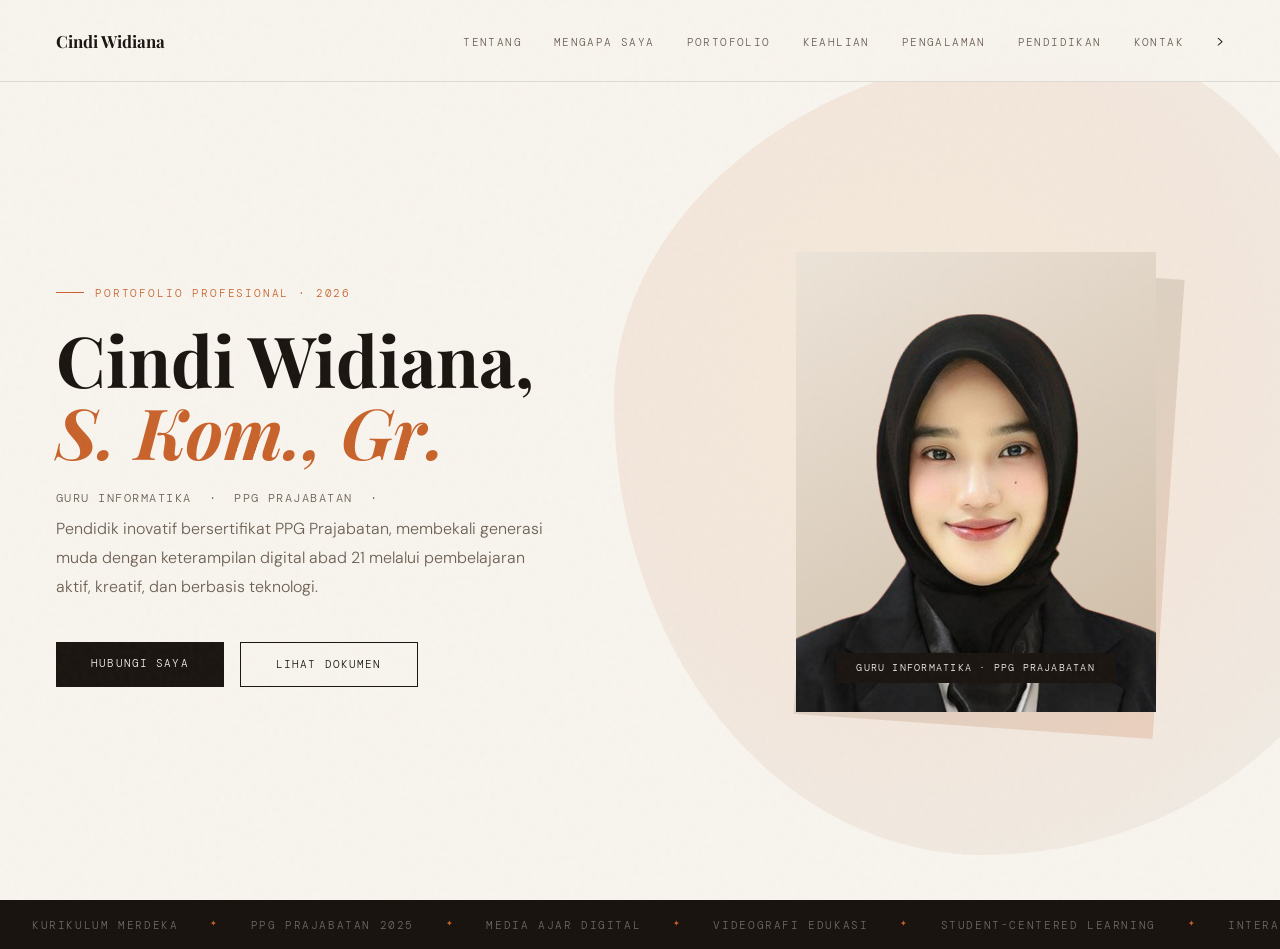
<file: index.html>
<!DOCTYPE html>
<html lang="id">
<head>
<meta charset="UTF-8">
<meta name="viewport" content="width=device-width, initial-scale=1.0">
<title>Cindi Widiana — Guru Informatika</title>

<link href="https://fonts.googleapis.com/css2?family=Playfair+Display:ital,wght@0,400;0,600;0,700;1,400;1,600&family=DM+Sans:opsz,wght@9..40,300;9..40,400;9..40,500;9..40,600&family=DM+Mono:wght@400;500&display=swap" rel="stylesheet">

<link rel="stylesheet" href="css/style.css">
<link rel="icon" type="image/png" href="assets/favicon.png?v=2">

</head>

<body>

<!-- NAV -->
<nav id="top-nav">
  <a href="index.html" class="nav-logo">Cindi Widiana</a>
  <button class="menu-toggle" id="menuToggle" aria-label="Toggle navigation">
    <span></span>
    <span></span>
    <span></span>
  </button>
  <ul class="nav-links">
    <li><a href="/pages/tentang.html">Tentang</a></li>
    <li><a href="/pages/why-hire-me.html">Mengapa Saya</a></li>
    <li><a href="/pages/portofolio.html">Portofolio</a></li>
    <li><a href="/pages/keahlian.html">Keahlian</a></li>
    <li><a href="/pages/pengalaman.html">Pengalaman</a></li>
    <li><a href="/pages/pendidikan.html">Pendidikan</a></li>
    <li><a href="/pages/kontak.html">Kontak</a></li>>
  </ul>
</nav>

<!-- HERO -->
<div class="hero" id="top">
    <div class="hero-blob"></div>
    <div class="hero-left">
      <div class="hero-badge">Portofolio Profesional · 2026</div>
      <h1>Cindi Widiana,<br><em>S. Kom., Gr.</em></h1>
      <p class="hero-sub">Guru Informatika &nbsp;·&nbsp; PPG Prajabatan &nbsp;·&nbsp; </p>
      <p class="hero-desc">Pendidik inovatif bersertifikat PPG Prajabatan, membekali generasi muda dengan keterampilan digital abad 21 melalui pembelajaran aktif, kreatif, dan berbasis teknologi.</p>
      <div class="hero-ctas">
        <a href="#kontak" class="btn-p">Hubungi Saya</a>
        <a href="" target="_blank" class="btn-o">Lihat Dokumen</a>
      </div>
    </div>
    <div class="hero-right">
      <div class="hcard">
        <div class="hcard-sh"></div>
        <div class="hcard-body">
          <div class="hcard-init">CW</div>
          <img src="/assets/Pas_Foto_Cindi_Widiana_4x6-removebg-preview.png" alt="CW">
          <div class="hcard-chip">Guru Informatika · PPG Prajabatan</div>
        </div>
      </div>
    </div>
  </div>
   
  <!-- MARQUEE -->
  <div class="mq-wrap">
    <div class="mq-track">
      <span>Kurikulum Merdeka</span><span class="dot">✦</span><span>PPG Prajabatan 2025</span><span class="dot">✦</span><span>Media Ajar Digital</span><span class="dot">✦</span><span>Videografi Edukasi</span><span class="dot">✦</span><span>Student-Centered Learning</span><span class="dot">✦</span><span>Interactive Learning</span><span class="dot">✦</span><span>Desain Grafis</span><span class="dot">✦</span><span>Google Classroom</span><span class="dot">✦</span><span>Pembelajaran Berdiferensiasi</span><span class="dot">✦</span>
      <span>Kurikulum Merdeka</span><span class="dot">✦</span><span>PPG Prajabatan 2025</span><span class="dot">✦</span><span>Media Ajar Digital</span><span class="dot">✦</span><span>Videografi Edukasi</span><span class="dot">✦</span><span>Student-Centered Learning</span><span class="dot">✦</span><span>Interactive Learning</span><span class="dot">✦</span><span>Desain Grafis</span><span class="dot">✦</span><span>Google Classroom</span><span class="dot">✦</span><span>Pembelajaran Berdiferensiasi</span><span class="dot">✦</span>
    </div>
  </div>

<script src="js/script.js"></script>
</body>
</html>
</file>
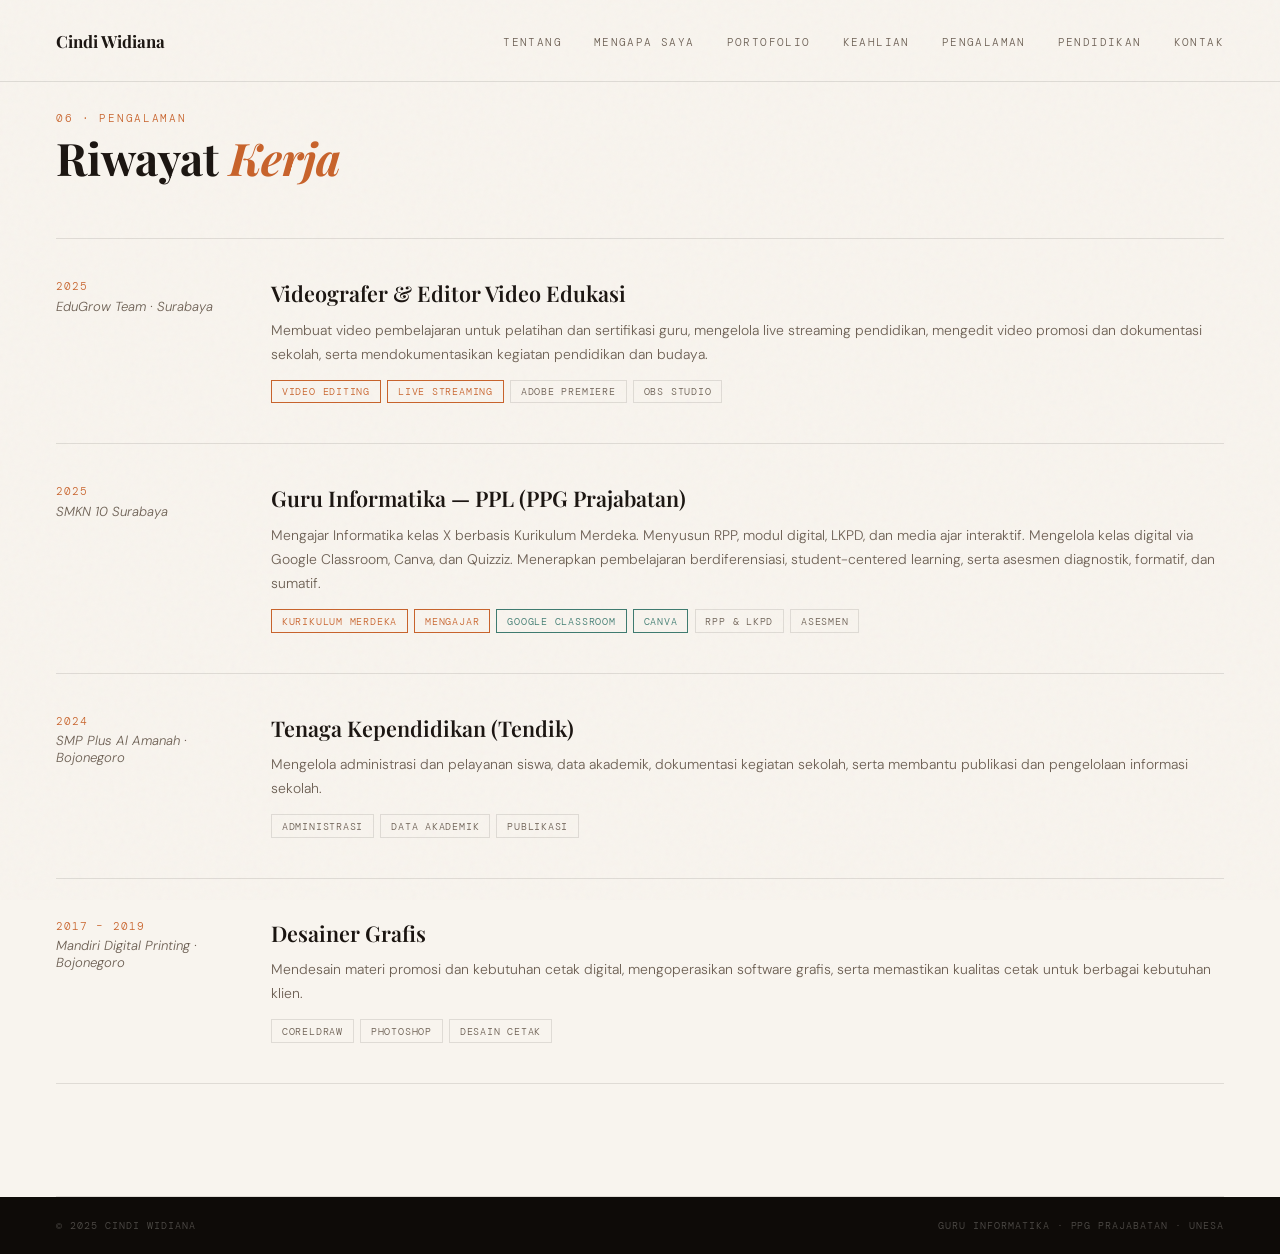
<file: pages/pengalaman.html>
<!DOCTYPE html>
<html lang="id">
<head>
<meta charset="UTF-8">
<meta name="viewport" content="width=device-width, initial-scale=1.0">
<title>Cindi Widiana — Guru Informatika</title>

<link href="https://fonts.googleapis.com/css2?family=Playfair+Display:ital,wght@0,400;0,600;0,700;1,400;1,600&family=DM+Sans:opsz,wght@9..40,300;9..40,400;9..40,500;9..40,600&family=DM+Mono:wght@400;500&display=swap" rel="stylesheet">

<link rel="stylesheet" href="/css/style.css">
<link rel="icon" type="image/png" href="/assets/favicon.png?v=2">
</head>

<body>

<!-- NAV -->
<nav id="top-nav">
  <a href="/index.html" class="nav-logo">Cindi Widiana</a>
  <button class="menu-toggle" id="menuToggle" aria-label="Toggle navigation">
    <span></span>
    <span></span>
    <span></span>
  </button>
  <ul class="nav-links">
    <li><a href="/pages/tentang.html">Tentang</a></li>
    <li><a href="/pages/why-hire-me.html">Mengapa Saya</a></li>
    <li><a href="/pages/portofolio.html">Portofolio</a></li>
    <li><a href="/pages/keahlian.html">Keahlian</a></li>
    <li><a href="/pages/pengalaman.html">Pengalaman</a></li>
    <li><a href="/pages/pendidikan.html">Pendidikan</a></li>
    <li><a href="/pages/kontak.html">Kontak</a></li>
  </ul>
</nav>
 

<div class="sw" id="pengalaman">
    <div class="reveal"><div class="slbl">06 · Pengalaman</div><h2 class="stitle">Riwayat <em>Kerja</em></h2></div>
    <div>
      <div class="exp-item reveal">
        <div><div class="ey">2025</div><div class="eorg">EduGrow Team · Surabaya</div></div>
        <div><div class="erole">Videografer & Editor Video Edukasi</div><p class="edesc">Membuat video pembelajaran untuk pelatihan dan sertifikasi guru, mengelola live streaming pendidikan, mengedit video promosi dan dokumentasi sekolah, serta mendokumentasikan kegiatan pendidikan dan budaya.</p><div class="etags"><span class="etag a">Video Editing</span><span class="etag a">Live Streaming</span><span class="etag">Adobe Premiere</span><span class="etag">OBS Studio</span></div></div>
      </div>
      <div class="exp-item reveal">
        <div><div class="ey">2025</div><div class="eorg">SMKN 10 Surabaya</div></div>
        <div><div class="erole">Guru Informatika — PPL (PPG Prajabatan)</div><p class="edesc">Mengajar Informatika kelas X berbasis Kurikulum Merdeka. Menyusun RPP, modul digital, LKPD, dan media ajar interaktif. Mengelola kelas digital via Google Classroom, Canva, dan Quizziz. Menerapkan pembelajaran berdiferensiasi, student-centered learning, serta asesmen diagnostik, formatif, dan sumatif.</p><div class="etags"><span class="etag a">Kurikulum Merdeka</span><span class="etag a">Mengajar</span><span class="etag g">Google Classroom</span><span class="etag g">Canva</span><span class="etag">RPP & LKPD</span><span class="etag">Asesmen</span></div></div>
      </div>
      <div class="exp-item reveal">
        <div><div class="ey">2024</div><div class="eorg">SMP Plus Al Amanah · Bojonegoro</div></div>
        <div><div class="erole">Tenaga Kependidikan (Tendik)</div><p class="edesc">Mengelola administrasi dan pelayanan siswa, data akademik, dokumentasi kegiatan sekolah, serta membantu publikasi dan pengelolaan informasi sekolah.</p><div class="etags"><span class="etag">Administrasi</span><span class="etag">Data Akademik</span><span class="etag">Publikasi</span></div></div>
      </div>
      <div class="exp-item reveal">
        <div><div class="ey">2017 – 2019</div><div class="eorg">Mandiri Digital Printing · Bojonegoro</div></div>
        <div><div class="erole">Desainer Grafis</div><p class="edesc">Mendesain materi promosi dan kebutuhan cetak digital, mengoperasikan software grafis, serta memastikan kualitas cetak untuk berbagai kebutuhan klien.</p><div class="etags"><span class="etag">CorelDraw</span><span class="etag">Photoshop</span><span class="etag">Desain Cetak</span></div></div>
      </div>
    </div>
  </div>
   
  <hr class="d">

   <footer>
    <span>© 2025 Cindi Widiana</span>
    <span>Guru Informatika · PPG Prajabatan · UNESA</span>
  </footer>

  <script src="/js/script.js"></script>
</body>
</html>
</file>
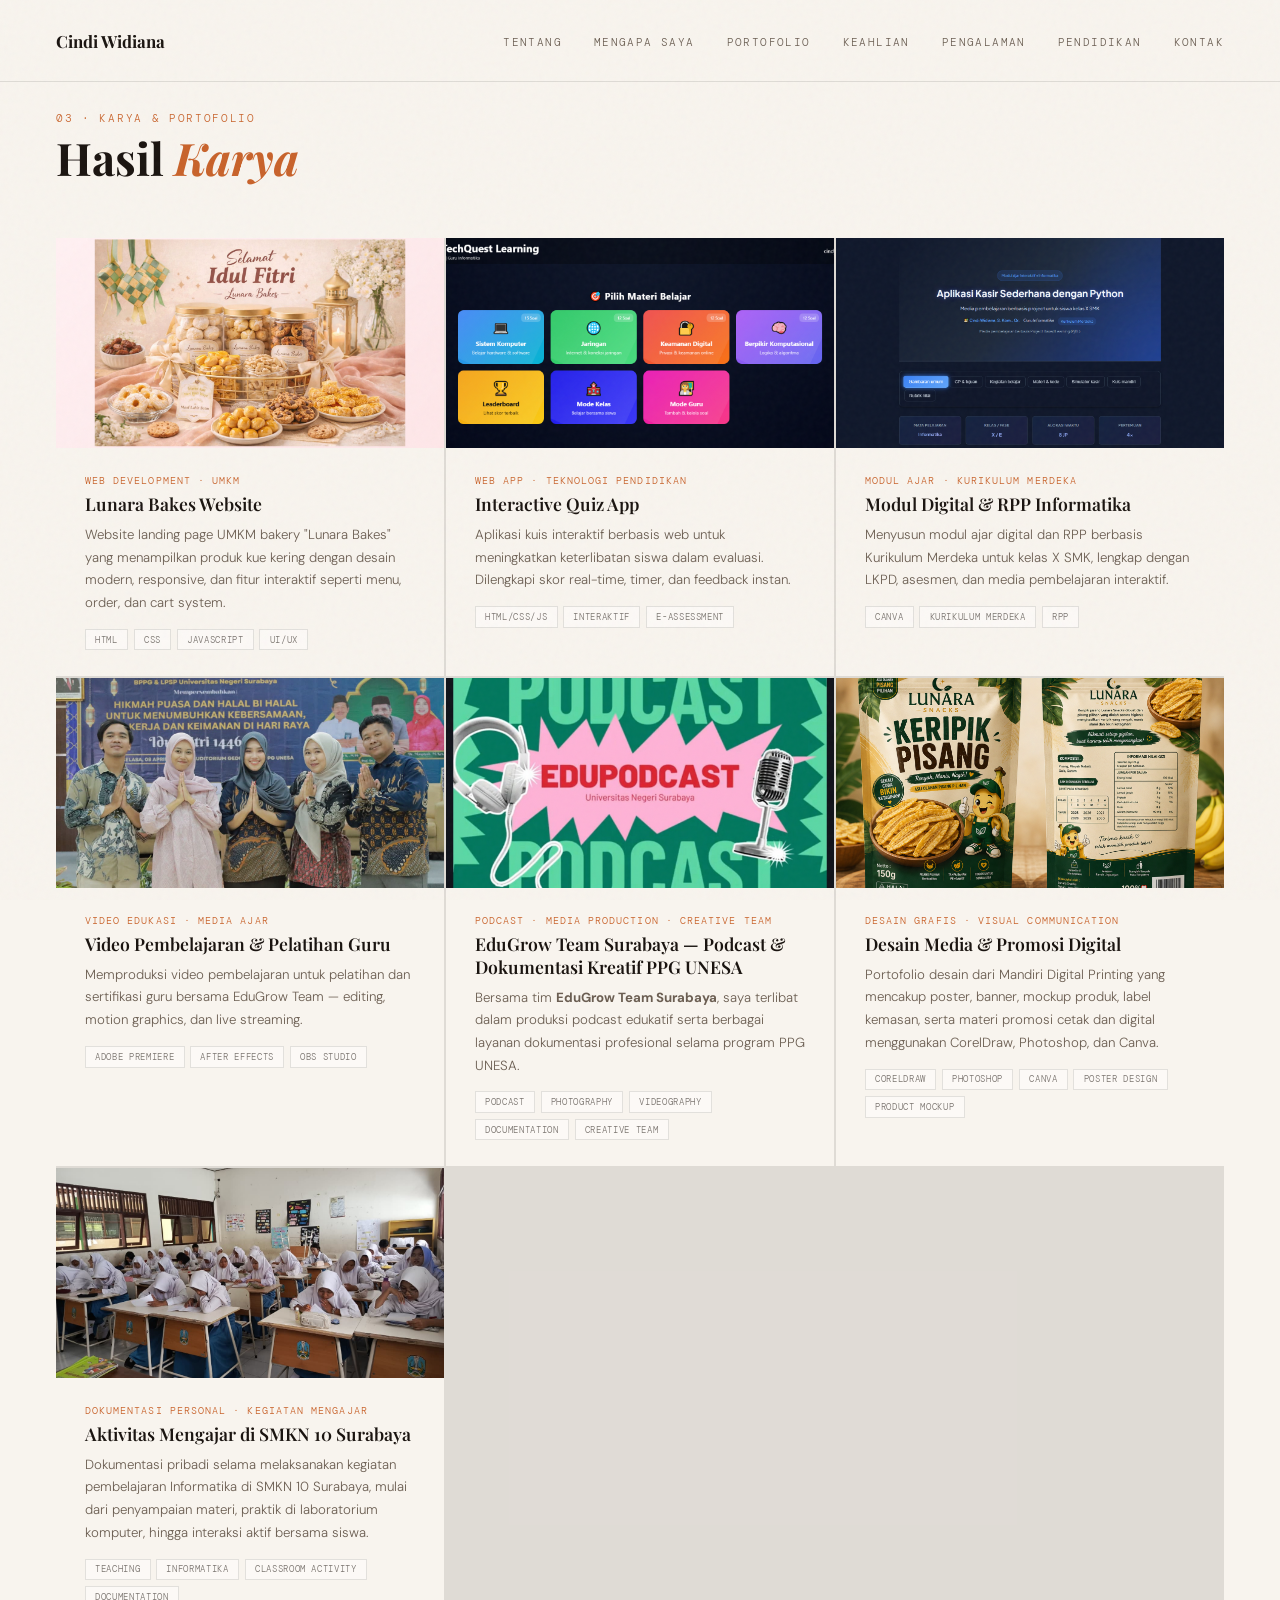
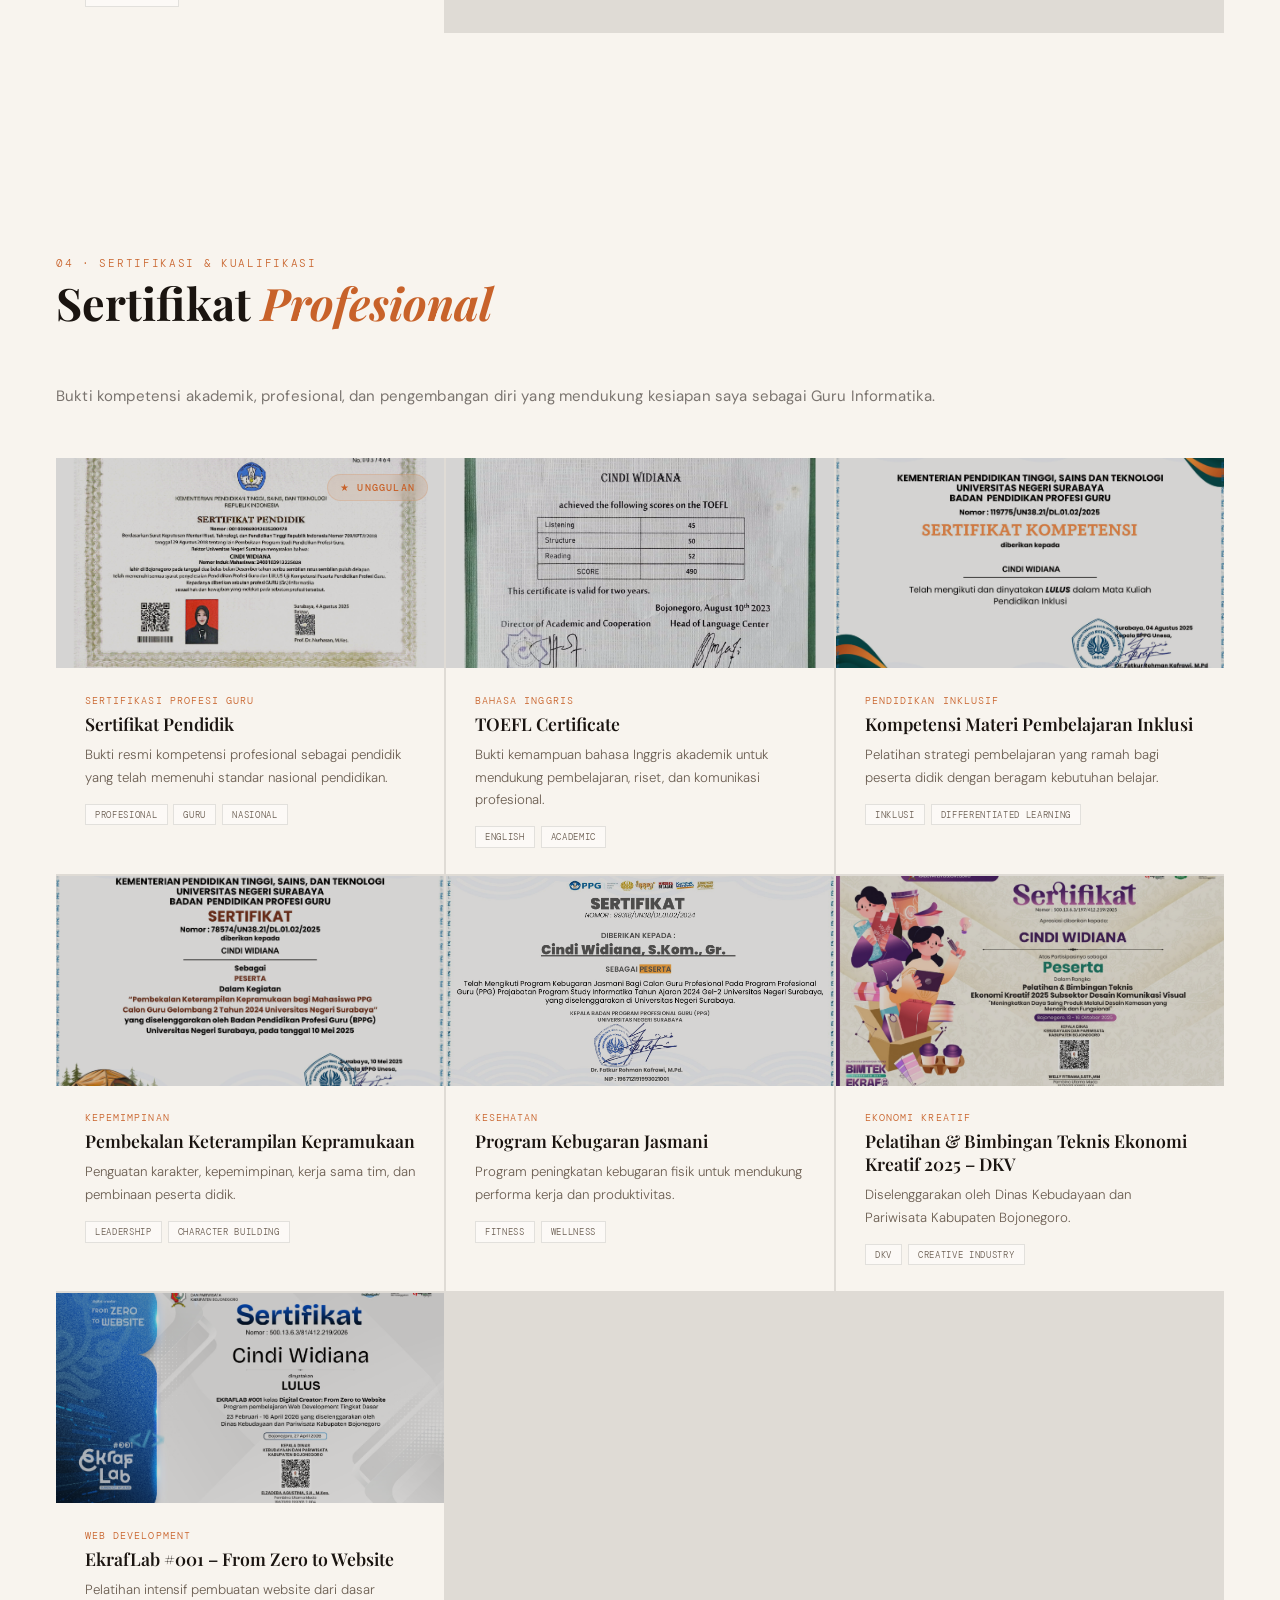
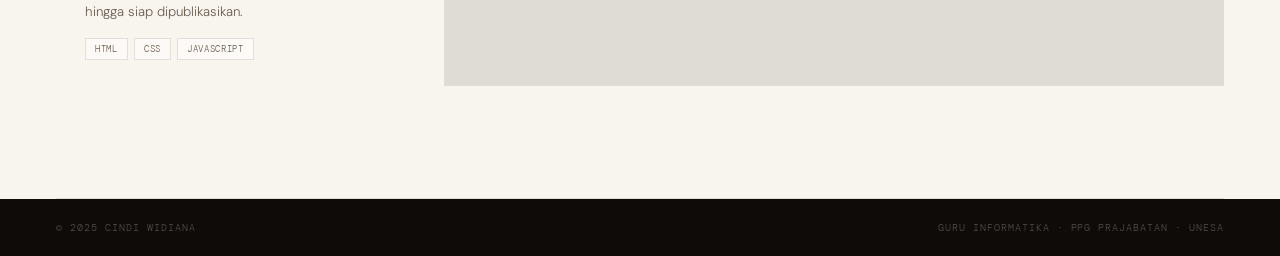
<file: pages/portofolio.html>
<!DOCTYPE html>
<html lang="id">
<head>
<meta charset="UTF-8">
<meta name="viewport" content="width=device-width, initial-scale=1.0">
<title>Cindi Widiana — Guru Informatika</title>

<link href="https://fonts.googleapis.com/css2?family=Playfair+Display:ital,wght@0,400;0,600;0,700;1,400;1,600&family=DM+Sans:opsz,wght@9..40,300;9..40,400;9..40,500;9..40,600&family=DM+Mono:wght@400;500&display=swap" rel="stylesheet">

<link rel="stylesheet" href="/css/style.css">
<link rel="icon" type="image/png" href="/assets/favicon.png?v=2">
</head>

<body>

<!-- NAV -->
<nav id="top-nav">
  <a href="/index.html" class="nav-logo">Cindi Widiana</a>
  <button class="menu-toggle" id="menuToggle" aria-label="Toggle navigation">
    <span></span>
    <span></span>
    <span></span>
  </button>
  <ul class="nav-links">
    <li><a href="/pages/tentang.html">Tentang</a></li>
    <li><a href="/pages/why-hire-me.html">Mengapa Saya</a></li>
    <li><a href="/pages/portofolio.html">Portofolio</a></li>
    <li><a href="/pages/keahlian.html">Keahlian</a></li>
    <li><a href="/pages/pengalaman.html">Pengalaman</a></li>
    <li><a href="/pages/pendidikan.html">Pendidikan</a></li>
    <li><a href="/pages/kontak.html">Kontak</a></li>
  </ul>
</nav>


<div class="sw" id="portofolio">
    <div class="reveal"><div class="slbl">03 · Karya & Portofolio</div><h2 class="stitle">Hasil <em>Karya</em></h2></div>
    <div class="port-g reveal">

      <div class="pcard">
  <div class="pthumb t7" style="background: url('/assets/screencapture-127-0-0-1-5501-2026-04-15-12_39_17\ \(1\).png') center/cover;">
    <!-- <div class="pthumb-icon">🍪</div> -->
    <a href="https://lunarabakes.netlify.app" target="_blank" class="pov">
      <span class="pov-t">Lihat Website →</span>
    </a>
  </div>

  <div class="pbody">
    <div class="pcat">Web Development · UMKM</div>
    <div class="ptitle">Lunara Bakes Website</div>
    <p class="pdesc">
      Website landing page UMKM bakery "Lunara Bakes" yang menampilkan produk kue kering dengan desain modern, responsive, dan fitur interaktif seperti menu, order, dan cart system.
    </p>

    <div class="ptags">
      <span class="ptag">HTML</span>
      <span class="ptag">CSS</span>
      <span class="ptag">JavaScript</span>
      <span class="ptag">UI/UX</span>
    </div>
  </div>
</div>
   
      <div class="pcard">
        <div class="pthumb t1" style="background: url('/assets/Screenshot\ \(633\).png') center/cover;">
          <!-- <div class="pthumb-icon">🎯</div> -->
          <a href="https://cindiwang12.github.io/interactive-quiz-app/" target="_blank" class="pov">
            <span class="pov-t">Lihat Karya →</span>
          </a>
        </div>
        <div class="pbody">
          <div class="pcat">Web App · Teknologi Pendidikan</div>
          <div class="ptitle">Interactive Quiz App</div>
          <p class="pdesc">Aplikasi kuis interaktif berbasis web untuk meningkatkan keterlibatan siswa dalam evaluasi. Dilengkapi skor real-time, timer, dan feedback instan.</p>
          <div class="ptags"><span class="ptag">HTML/CSS/JS</span><span class="ptag">Interaktif</span><span class="ptag">E-Assessment</span></div>
        </div>
      </div>
   
      <div class="pcard">
        <div class="pthumb t2" style="background: url('/assets/screencapture-modul-ajar-python-cindiwidiana-netlify-app-2026-04-23-20_47_55\ \(1\).png') center/cover;">
          <!-- <div class="pthumb-icon">📖</div> -->
          <a href="https://modul-ajar-python-cindiwidiana.netlify.app/" target="_blank" class="pov">
            <span class="pov-t">Lihat Karya →</span>
          </a>
        </div>
        <div class="pbody">
          <div class="pcat">Modul Ajar · Kurikulum Merdeka</div>
          <div class="ptitle">Modul Digital & RPP Informatika</div>
          <p class="pdesc">Menyusun modul ajar digital dan RPP berbasis Kurikulum Merdeka untuk kelas X SMK, lengkap dengan LKPD, asesmen, dan media pembelajaran interaktif.</p>
          <div class="ptags"><span class="ptag">Canva</span><span class="ptag">Kurikulum Merdeka</span><span class="ptag">RPP</span></div>
        </div>
      </div>
   
      <!-- VIDEO EDUKASI · MEDIA AJAR -->
<div class="pcard">
  <div class="pthumb t3"
       style="background: url('/assets/Tim\ EduGrow.jpeg') center/cover no-repeat;">
    <!-- <div class="pthumb-icon">🎬</div> -->
    <a href="https://your-video-link.com"
       target="_blank"
       class="pov">
      <span class="pov-t">Lihat Karya →</span>
    </a>
  </div>

  <div class="pbody">
    <div class="pcat">Video Edukasi · Media Ajar</div>
    <div class="ptitle">Video Pembelajaran & Pelatihan Guru</div>
    <p class="pdesc">
      Memproduksi video pembelajaran untuk pelatihan dan sertifikasi guru
      bersama EduGrow Team — editing, motion graphics, dan live streaming.
    </p>
    <div class="ptags">
      <span class="ptag">Adobe Premiere</span>
      <span class="ptag">After Effects</span>
      <span class="ptag">OBS Studio</span>
    </div>
  </div>
</div>


<!-- PODCAST & MEDIA PRODUCTION -->
<div class="pcard">
  <div class="pthumb t8"
       style="background: url('/assets/podcast.jpeg') center/cover no-repeat;">
    <!-- <div class="pthumb-icon">🎙️</div> -->
    <a href="https://drive.google.com/file/d/1lmu6eecjEO_sYZYBY1oAefRv63-yaByh/view?usp=drive_link"
       target="_blank"
       class="pov">
      <span class="pov-t">Lihat Karya →</span>
    </a>
  </div>

  <div class="pbody">
    <div class="pcat">Podcast · Media Production · Creative Team</div>
    <div class="ptitle">
      EduGrow Team Surabaya — Podcast & Dokumentasi Kreatif PPG UNESA
    </div>

    <p class="pdesc">
      Bersama tim <strong>EduGrow Team Surabaya</strong>, saya terlibat dalam
      produksi podcast edukatif serta berbagai layanan dokumentasi profesional
      selama program PPG UNESA.
    </p>

    <div class="ptags">
      <span class="ptag">Podcast</span>
      <span class="ptag">Photography</span>
      <span class="ptag">Videography</span>
      <span class="ptag">Documentation</span>
      <span class="ptag">Creative Team</span>
    </div>
  </div>
</div>

 <!-- DESAIN GRAFIS · VISUAL COMMUNICATION -->
<div class="pcard">
  <div class="pthumb t4"
       style="background: url('/assets/mockup.png') center/cover no-repeat;">
    <!-- <div class="pthumb-icon">🎨</div> -->
    <a href="/assets/poster.png"
       target="_blank"
       class="pov">
      <span class="pov-t">Lihat Karya →</span>
    </a>
  </div>

  <div class="pbody">
    <div class="pcat">Desain Grafis · Visual Communication</div>
    <div class="ptitle">Desain Media & Promosi Digital</div>
    <p class="pdesc">
      Portofolio desain dari Mandiri Digital Printing yang mencakup poster,
      banner, mockup produk, label kemasan, serta materi promosi cetak dan
      digital menggunakan CorelDraw, Photoshop, dan Canva.
    </p>

    <div class="ptags">
      <span class="ptag">CorelDraw</span>
      <span class="ptag">Photoshop</span>
      <span class="ptag">Canva</span>
      <span class="ptag">Poster Design</span>
      <span class="ptag">Product Mockup</span>
    </div>
  </div>
</div>
   
      <!-- <div class="pcard">
        <div class="pthumb t5"><div class="pthumb-icon">🖥️</div><div class="pov"><span class="pov-t">Lihat Karya →</span></div></div>
        <div class="pbody">
          <div class="pcat">Pengelolaan Kelas Digital</div>
          <div class="ptitle">Kelas Digital Google Classroom</div>
          <p class="pdesc">Merancang dan mengelola kelas digital untuk siswa kelas X SMK — distribusi materi, penugasan, kuis Quizziz, dan asesmen formatif digital.</p>
          <div class="ptags"><span class="ptag">Google Classroom</span><span class="ptag">Quizziz</span><span class="ptag">Asesmen</span></div>
        </div>
      </div> -->
   
      <!-- DOKUMENTASI PERSONAL SAAT MENGAJAR DI SMKN 10 SURABAYA -->
<div class="pcard">
  <div class="pthumb t6"
       style="background: url('/assets/murid.jpeg') center/cover no-repeat;">
    <!-- <div class="pthumb-icon">👩‍🏫</div> -->
    <a href="assets/dokumentasi-mengajar-smkn10.jpg"
       target="_blank"
       class="pov">
      <span class="pov-t">Lihat Karya →</span>
    </a>
  </div>

  <div class="pbody">
    <div class="pcat">Dokumentasi Personal · Kegiatan Mengajar</div>
    <div class="ptitle">Aktivitas Mengajar di SMKN 10 Surabaya</div>
    <p class="pdesc">
      Dokumentasi pribadi selama melaksanakan kegiatan pembelajaran
      Informatika di SMKN 10 Surabaya, mulai dari penyampaian materi,
      praktik di laboratorium komputer, hingga interaksi aktif bersama siswa.
    </p>
    <div class="ptags">
      <span class="ptag">Teaching</span>
      <span class="ptag">Informatika</span>
      <span class="ptag">Classroom Activity</span>
      <span class="ptag">Documentation</span>
    </div>
  </div>
</div>

<!-- FOTOGRAFI HARI PAHLAWAN BERSAMA EDUGROW TEAM SURABAYA
<div class="pcard">
  <div class="pthumb t9"
       style="background: url('/assets/') center/cover no-repeat;">
    <div class="pthumb-icon">📸</div>
    <a href="assets/hari-pahlawan-edugrow.jpg"
       target="_blank"
       class="pov">
      <span class="pov-t">Lihat Karya →</span>
    </a>
  </div>

  <div class="pbody">
    <div class="pcat">Fotografi · Event Documentation</div>
    <div class="ptitle">
      Dokumentasi Hari Pahlawan bersama EduGrow Team Surabaya
    </div>
    <p class="pdesc">
      Berperan sebagai fotografer dalam kegiatan dokumentasi Hari Pahlawan
      di Tugu Pahlawan Surabaya bersama EduGrow Team Surabaya, menghasilkan
      foto-foto bertema sejarah, pendidikan, dan semangat nasionalisme.
    </p>
    <div class="ptags">
      <span class="ptag">Photography</span>
      <span class="ptag">Event Documentation</span>
      <span class="ptag">Tugu Pahlawan</span>
      <span class="ptag">EduGrow Team</span>
    </div>
  </div>
</div> -->
   
    </div>
  </div>

<!-- =========================
SECTION: SERTIFIKASI & KUALIFIKASI PROFESIONAL
========================= -->

<div class="sw" id="sertifikasi">
  <div class="reveal">
    <div class="slbl">04 · Sertifikasi & Kualifikasi</div>
    <h2 class="stitle">Sertifikat <em>Profesional</em></h2>
    <p class="sdesc">
      Bukti kompetensi akademik, profesional, dan pengembangan diri yang mendukung kesiapan saya sebagai Guru Informatika.
    </p>
  </div>

  <div class="cert-grid reveal">

    <!-- 1. Sertifikat Pendidik -->
    <div class="cert-card featured">
      <a href="/assets/sertifikat/serdik.pdf"
         target="_blank"
         class="cert-thumb"
         style="background-image:url('/assets/sertifikat/serdik.jpg');">
        <div class="cert-overlay">🔍 Lihat Sertifikat</div>
      </a>

      <div class="cert-body">
        <div class="cert-category">Sertifikasi Profesi Guru</div>
        <h3 class="cert-title">Sertifikat Pendidik</h3>
        <p class="cert-desc">
          Bukti resmi kompetensi profesional sebagai pendidik yang telah
          memenuhi standar nasional pendidikan.
        </p>
        <div class="cert-tags">
          <span class="cert-tag">Profesional</span>
          <span class="cert-tag">Guru</span>
          <span class="cert-tag">Nasional</span>
        </div>
      </div>
    </div>

    <!-- 2. TOEFL -->
    <div class="cert-card">
      <a href="/assets/sertifikat/13. Sertifikat TOEFL.pdf"
         target="_blank"
         class="cert-thumb"
         style="background-image:url('/assets/sertifikat/13.\ Sertifikat\ TOEFL_page-0001.jpg');">
        <div class="cert-overlay">🔍 Lihat Sertifikat</div>
      </a>

      <div class="cert-body">
        <div class="cert-category">Bahasa Inggris</div>
        <h3 class="cert-title">TOEFL Certificate</h3>
        <p class="cert-desc">
          Bukti kemampuan bahasa Inggris akademik untuk mendukung
          pembelajaran, riset, dan komunikasi profesional.
        </p>
        <div class="cert-tags">
          <span class="cert-tag">English</span>
          <span class="cert-tag">Academic</span>
        </div>
      </div>
    </div>

    <!-- 3. Pendidikan Inklusif -->
    <div class="cert-card">
      <a href="/assets/sertifikat/E-Sertifikat CINDI WIDIANA Inklusi PPG Prajabatan G2 Thn 2024.pdf"
         target="_blank"
         class="cert-thumb"
         style="background-image:url('/assets/sertifikat/iklusi.jpg');">
        <div class="cert-overlay">🔍 Lihat Sertifikat</div>
      </a>

      <div class="cert-body">
        <div class="cert-category">Pendidikan Inklusif</div>
        <h3 class="cert-title">Kompetensi Materi Pembelajaran Inklusi</h3>
        <p class="cert-desc">
          Pelatihan strategi pembelajaran yang ramah bagi peserta didik
          dengan beragam kebutuhan belajar.
        </p>
        <div class="cert-tags">
          <span class="cert-tag">Inklusi</span>
          <span class="cert-tag">Differentiated Learning</span>
        </div>
      </div>
    </div>

    <!-- 4. Kepramukaan -->
    <div class="cert-card">
      <a href="/assets/sertifikat/E-Sertifikat CINDI WIDIANA Kepramukaan PPG CaGur G2 Thn 2024.pdf"
         target="_blank"
         class="cert-thumb"
         style="background-image:url('/assets/sertifikat/kepramukaan.jpg');">
        <div class="cert-overlay">🔍 Lihat Sertifikat</div>
      </a>

      <div class="cert-body">
        <div class="cert-category">Kepemimpinan</div>
        <h3 class="cert-title">Pembekalan Keterampilan Kepramukaan</h3>
        <p class="cert-desc">
          Penguatan karakter, kepemimpinan, kerja sama tim, dan
          pembinaan peserta didik.
        </p>
        <div class="cert-tags">
          <span class="cert-tag">Leadership</span>
          <span class="cert-tag">Character Building</span>
        </div>
      </div>
    </div>

    <!-- 5. Kebugaran Jasmani -->
    <div class="cert-card">
      <a href="/assets/sertifikat/Sertifikat Kebugaran Cindi Widiana (1).pdf"
         target="_blank"
         class="cert-thumb"
         style="background-image:url('/assets/sertifikat/kebugaran.jpg');">
        <div class="cert-overlay">🔍 Lihat Sertifikat</div>
      </a>

      <div class="cert-body">
        <div class="cert-category">Kesehatan</div>
        <h3 class="cert-title">Program Kebugaran Jasmani</h3>
        <p class="cert-desc">
          Program peningkatan kebugaran fisik untuk mendukung performa
          kerja dan produktivitas.
        </p>
        <div class="cert-tags">
          <span class="cert-tag">Fitness</span>
          <span class="cert-tag">Wellness</span>
        </div>
      </div>
    </div>

    <!-- 6. DKV -->
    <div class="cert-card">
      <a href="/assets/sertifikat/Sertifikat DKV.pdf"
         target="_blank"
         class="cert-thumb"
         style="background-image:url('/assets/sertifikat/Sertifikat\ DKV_page-0001.jpg');">
        <div class="cert-overlay">🔍 Lihat Sertifikat</div>
      </a>

      <div class="cert-body">
        <div class="cert-category">Ekonomi Kreatif</div>
        <h3 class="cert-title">
          Pelatihan & Bimbingan Teknis Ekonomi Kreatif 2025 – DKV
        </h3>
        <p class="cert-desc">
          Diselenggarakan oleh Dinas Kebudayaan dan Pariwisata
          Kabupaten Bojonegoro.
        </p>
        <div class="cert-tags">
          <span class="cert-tag">DKV</span>
          <span class="cert-tag">Creative Industry</span>
        </div>
      </div>
    </div>

    <!-- 7. EkrafLab -->
    <div class="cert-card">
      <a href="/assets/sertifikat/Sertifikat Web.pdf"
         target="_blank"
         class="cert-thumb"
         style="background-image:url('/assets/sertifikat/Sertifikat\ Web_page-0001.jpg');">
        <div class="cert-overlay">🔍 Lihat Sertifikat</div>
      </a>

      <div class="cert-body">
        <div class="cert-category">Web Development</div>
        <h3 class="cert-title">
          EkrafLab #001 – From Zero to Website
        </h3>
        <p class="cert-desc">
          Pelatihan intensif pembuatan website dari dasar hingga siap
          dipublikasikan.
        </p>
        <div class="cert-tags">
          <span class="cert-tag">HTML</span>
          <span class="cert-tag">CSS</span>
          <span class="cert-tag">JavaScript</span>
        </div>
      </div>
    </div>

  </div>
</div>
   
  <hr class="d">

   <footer>
    <span>© 2025 Cindi Widiana</span>
    <span>Guru Informatika · PPG Prajabatan · UNESA</span>
  </footer>

  <script src="/js/script.js"></script>
</body>
</html>
</file>
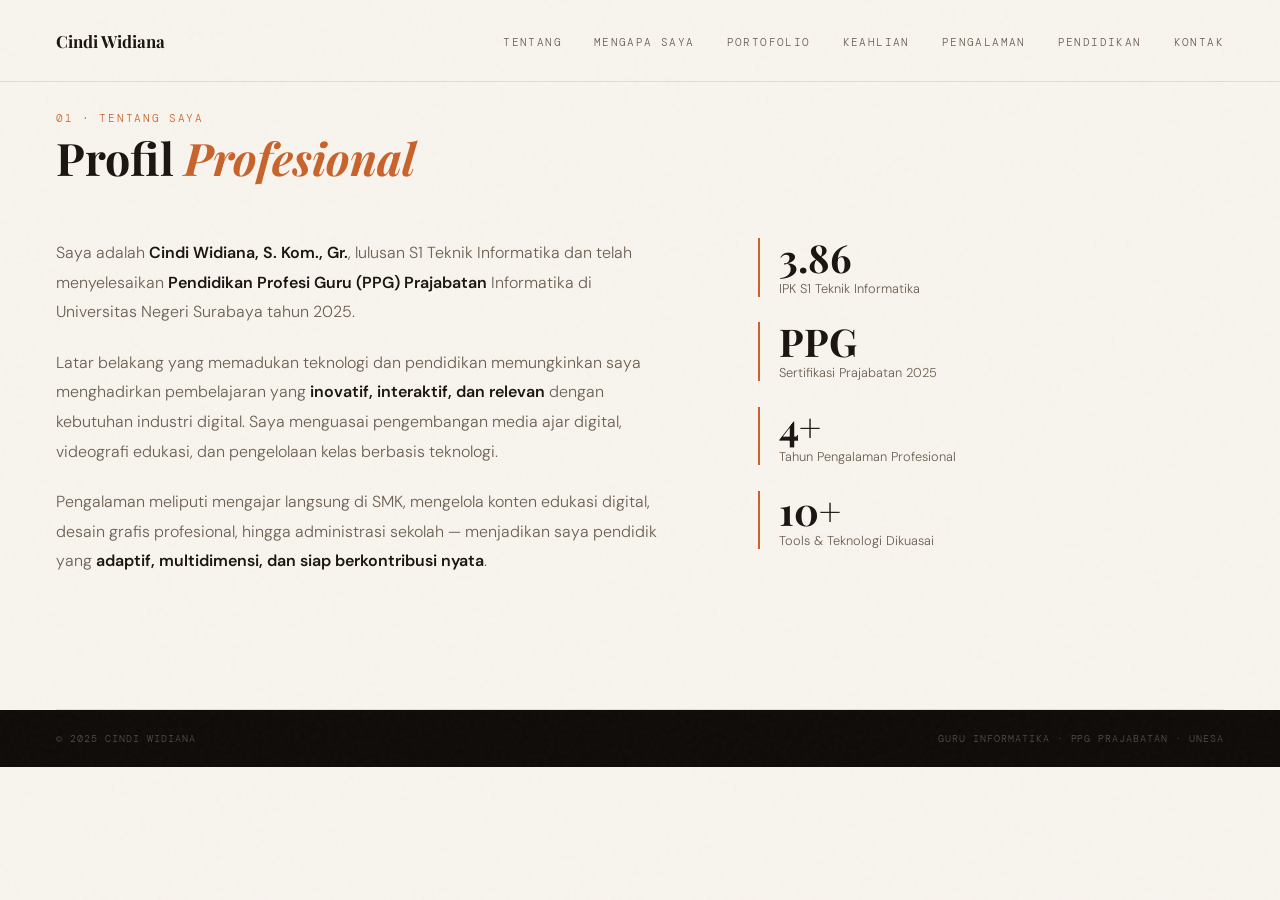
<file: pages/tentang.html>
<!DOCTYPE html>
<html lang="id">
<head>
<meta charset="UTF-8">
<meta name="viewport" content="width=device-width, initial-scale=1.0">
<title>Cindi Widiana — Guru Informatika</title>

<link href="https://fonts.googleapis.com/css2?family=Playfair+Display:ital,wght@0,400;0,600;0,700;1,400;1,600&family=DM+Sans:opsz,wght@9..40,300;9..40,400;9..40,500;9..40,600&family=DM+Mono:wght@400;500&display=swap" rel="stylesheet">

<link rel="stylesheet" href="/css/style.css">
<link rel="icon" type="image/png" href="/assets/favicon.png?v=2">
</head>

<body>

<!-- NAV -->
<nav id="top-nav">
  <a href="/index.html" class="nav-logo">Cindi Widiana</a>
  <button class="menu-toggle" id="menuToggle" aria-label="Toggle navigation">
    <span></span>
    <span></span>
    <span></span>
  </button>
  <ul class="nav-links">
    <li><a href="/pages/tentang.html">Tentang</a></li>
    <li><a href="/pages/why-hire-me.html">Mengapa Saya</a></li>
    <li><a href="/pages/portofolio.html">Portofolio</a></li>
    <li><a href="/pages/keahlian.html">Keahlian</a></li>
    <li><a href="/pages/pengalaman.html">Pengalaman</a></li>
    <li><a href="/pages/pendidikan.html">Pendidikan</a></li>
    <li><a href="/pages/kontak.html">Kontak</a></li>
  </ul>
</nav>


<div class="sw" id="tentang">
    <div class="reveal"><div class="slbl">01 · Tentang Saya</div><h2 class="stitle">Profil <em>Profesional</em></h2></div>
    <div class="about-g">
      <div class="reveal">
        <p>Saya adalah <strong>Cindi Widiana, S. Kom., Gr.</strong>, lulusan S1 Teknik Informatika dan telah menyelesaikan <strong>Pendidikan Profesi Guru (PPG) Prajabatan</strong> Informatika di Universitas Negeri Surabaya tahun 2025.</p>
        <p>Latar belakang yang memadukan teknologi dan pendidikan memungkinkan saya menghadirkan pembelajaran yang <strong>inovatif, interaktif, dan relevan</strong> dengan kebutuhan industri digital. Saya menguasai pengembangan media ajar digital, videografi edukasi, dan pengelolaan kelas berbasis teknologi.</p>
        <p>Pengalaman meliputi mengajar langsung di SMK, mengelola konten edukasi digital, desain grafis profesional, hingga administrasi sekolah — menjadikan saya pendidik yang <strong>adaptif, multidimensi, dan siap berkontribusi nyata</strong>.</p>
      </div>
      <div class="nums reveal">
        <div class="num-item"><div class="num-n">3.86</div><div class="num-l">IPK S1 Teknik Informatika</div></div>
        <div class="num-item"><div class="num-n">PPG</div><div class="num-l">Sertifikasi Prajabatan 2025</div></div>
        <div class="num-item"><div class="num-n">4+</div><div class="num-l">Tahun Pengalaman Profesional</div></div>
        <div class="num-item"><div class="num-n">10+</div><div class="num-l">Tools & Teknologi Dikuasai</div></div>
      </div>
    </div>
  </div>
   
  <hr class="d">

   <footer>
    <span>© 2025 Cindi Widiana</span>
    <span>Guru Informatika · PPG Prajabatan · UNESA</span>
  </footer>

  <script src="/js/script.js"></script>
  </body>
  </html>
</file>
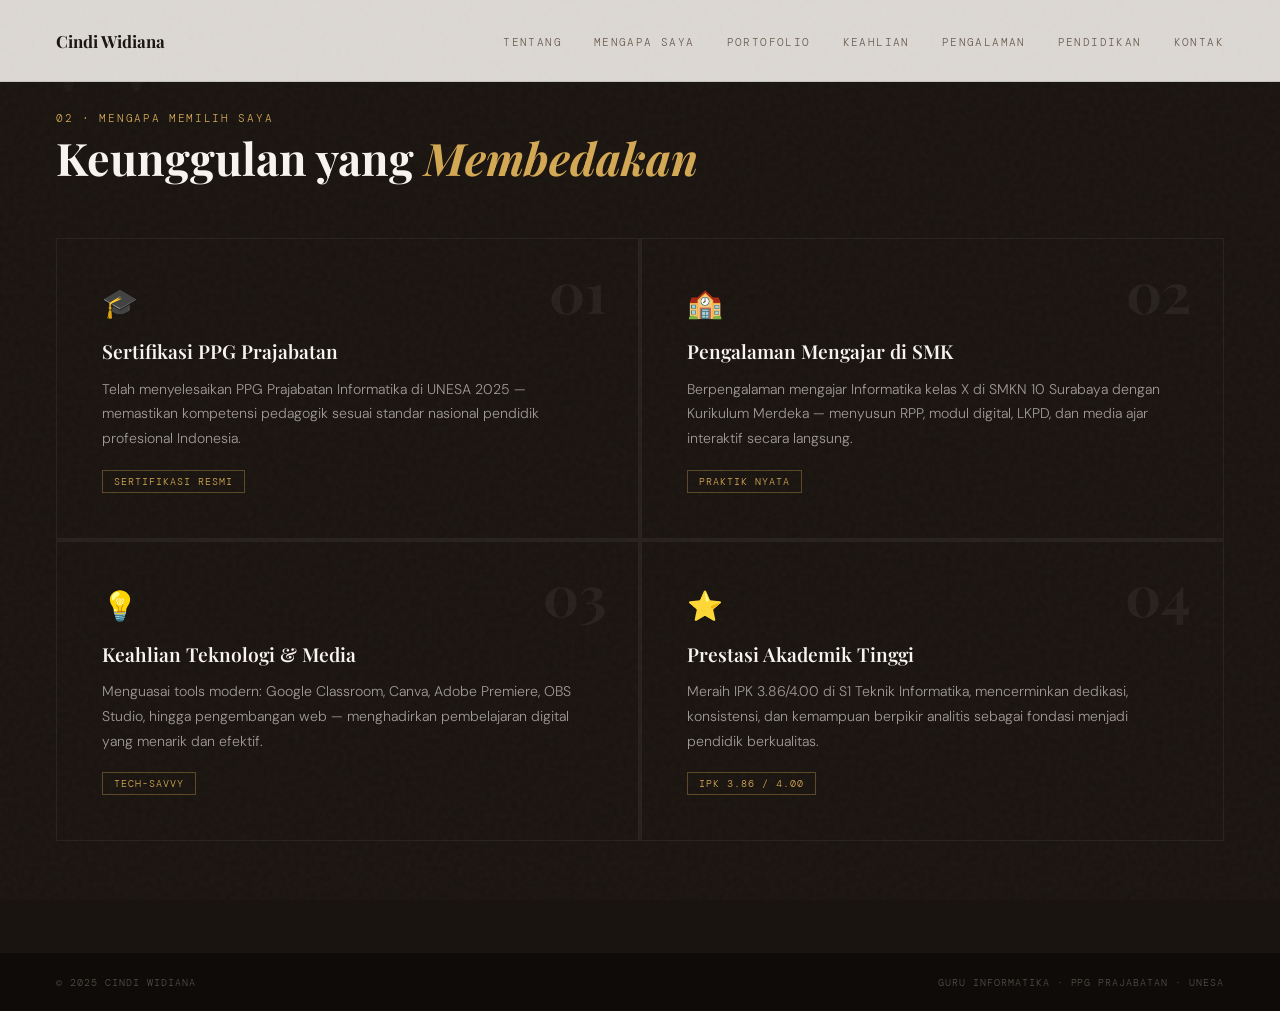
<file: pages/why-hire-me.html>
<!DOCTYPE html>
<html lang="id">
<head>
<meta charset="UTF-8">
<meta name="viewport" content="width=device-width, initial-scale=1.0">
<title>Cindi Widiana — Guru Informatika</title>

<link href="https://fonts.googleapis.com/css2?family=Playfair+Display:ital,wght@0,400;0,600;0,700;1,400;1,600&family=DM+Sans:opsz,wght@9..40,300;9..40,400;9..40,500;9..40,600&family=DM+Mono:wght@400;500&display=swap" rel="stylesheet">

<link rel="stylesheet" href="/css/style.css">
<link rel="icon" type="image/png" href="/assets/favicon.png?v=2">
</head>

<body>

<!-- NAV -->
<nav id="top-nav">
  <a href="/index.html" class="nav-logo">Cindi Widiana</a>
  <button class="menu-toggle" id="menuToggle" aria-label="Toggle navigation">
    <span></span>
    <span></span>
    <span></span>
  </button>
  <ul class="nav-links">
    <li><a href="/pages/tentang.html">Tentang</a></li>
    <li><a href="/pages/why-hire-me.html">Mengapa Saya</a></li>
    <li><a href="/pages/portofolio.html">Portofolio</a></li>
    <li><a href="/pages/keahlian.html">Keahlian</a></li>
    <li><a href="/pages/pengalaman.html">Pengalaman</a></li>
    <li><a href="/pages/pendidikan.html">Pendidikan</a></li>
    <li><a href="/pages/kontak.html">Kontak</a></li>
  </ul>
</nav>


<div class="why-bg" id="why">
    <div class="why-in">
      <div class="reveal"><div class="slbl">02 · Mengapa Memilih Saya</div><h2 class="stitle">Keunggulan yang <em>Membedakan</em></h2></div>
      <div class="why-g reveal">
        <div class="wcard"><div class="wcard-n">01</div><div class="wcard-icon">🎓</div><div class="wcard-t">Sertifikasi PPG Prajabatan</div><p class="wcard-d">Telah menyelesaikan PPG Prajabatan Informatika di UNESA 2025 — memastikan kompetensi pedagogik sesuai standar nasional pendidik profesional Indonesia.</p><span class="wcard-tag">Sertifikasi Resmi</span></div>
        <div class="wcard"><div class="wcard-n">02</div><div class="wcard-icon">🏫</div><div class="wcard-t">Pengalaman Mengajar di SMK</div><p class="wcard-d">Berpengalaman mengajar Informatika kelas X di SMKN 10 Surabaya dengan Kurikulum Merdeka — menyusun RPP, modul digital, LKPD, dan media ajar interaktif secara langsung.</p><span class="wcard-tag">Praktik Nyata</span></div>
        <div class="wcard"><div class="wcard-n">03</div><div class="wcard-icon">💡</div><div class="wcard-t">Keahlian Teknologi & Media</div><p class="wcard-d">Menguasai tools modern: Google Classroom, Canva, Adobe Premiere, OBS Studio, hingga pengembangan web — menghadirkan pembelajaran digital yang menarik dan efektif.</p><span class="wcard-tag">Tech-Savvy</span></div>
        <div class="wcard"><div class="wcard-n">04</div><div class="wcard-icon">⭐</div><div class="wcard-t">Prestasi Akademik Tinggi</div><p class="wcard-d">Meraih IPK 3.86/4.00 di S1 Teknik Informatika, mencerminkan dedikasi, konsistensi, dan kemampuan berpikir analitis sebagai fondasi menjadi pendidik berkualitas.</p><span class="wcard-tag">IPK 3.86 / 4.00</span></div>
      </div>
    </div>
  </div>

   <footer>
    <span>© 2025 Cindi Widiana</span>
    <span>Guru Informatika · PPG Prajabatan · UNESA</span>
  </footer>

  <script src="/js/script.js"></script>
  </body>
  </html>
</file>
<file: css/style.css>
:root {
  --cream: #F8F4EE;
  --dark: #1A1410;
  --accent: #C8622A;
  --accent2: #3D7A6F;
  --gold: #D4A853;
  --mid: #6B5E52;
  --line: rgba(26, 20, 16, 0.11);
  --hover: rgba(200, 98, 42, 0.04);
}

*,
*::before,
*::after {
  box-sizing: border-box;
  margin: 0;
  padding: 0
}

html {
  scroll-behavior: smooth
}

body {
  background: var(--cream);
  color: var(--dark);
  font-family: 'DM Sans', sans-serif;
  font-weight: 300;
  overflow-x: hidden
}

body::before {
  content: '';
  position: fixed;
  inset: 0;
  background-image: url("data:image/svg+xml,%3Csvg viewBox='0 0 200 200' xmlns='http://www.w3.org/2000/svg'%3E%3Cfilter id='n'%3E%3CfeTurbulence type='fractalNoise' baseFrequency='0.85' numOctaves='4' stitchTiles='stitch'/%3E%3C/filter%3E%3Crect width='100%25' height='100%25' filter='url(%23n)' opacity='0.03'/%3E%3C/svg%3E");
  pointer-events: none;
  z-index: 9999
}

/* NAV */
nav {
  position: fixed;
  top: 0;
  left: 0;
  right: 0;
  z-index: 200;
  display: flex;
  justify-content: space-between;
  align-items: center;
  padding: 1.3rem 3.5rem;
  background: rgba(248, 244, 238, .88);
  backdrop-filter: blur(16px);
  border-bottom: 1px solid var(--line)
}

.nav-logo {
  font-family: 'Playfair Display', serif;
  font-size: 1.05rem;
  font-weight: 700;
  color: var(--dark);
  text-decoration: none
}

.nav-links {
  display: flex;
  gap: 2rem;
  list-style: none
}

.nav-links a {
  font-family: 'DM Mono', monospace;
  font-size: .67rem;
  letter-spacing: .13em;
  text-transform: uppercase;
  color: var(--mid);
  text-decoration: none;
  transition: color .2s;
  border-bottom: 1px solid transparent;
  padding-bottom: 2px
}

.nav-links a:hover,
.nav-links a.active {
  color: var(--accent);
  border-bottom-color: var(--accent)
}

/* HERO */
.hero {
  min-height: 100vh;
  display: grid;
  grid-template-columns: 1.1fr .9fr;
  align-items: center;
  padding: 8rem 3.5rem 4rem;
  position: relative;
  overflow: hidden;
  gap: 4rem
}

.hero-blob {
  position: absolute;
  right: -8%;
  top: 5%;
  width: 60%;
  height: 90%;
  background: radial-gradient(ellipse at 40% 40%, #D4A85322 0%, #C8622A18 45%, #3D7A6F0e 100%);
  border-radius: 61% 39% 52% 48%/44% 56% 44% 56%;
  animation: blob 14s ease-in-out infinite;
  z-index: 0
}

@keyframes blob {

  0%,
  100% {
    border-radius: 61% 39% 52% 48%/44% 56% 44% 56%
  }

  33% {
    border-radius: 40% 60% 60% 40%/58% 42% 58% 42%
  }

  66% {
    border-radius: 52% 48% 38% 62%/55% 45% 55% 45%
  }
}

.hero-left {
  position: relative;
  z-index: 1
}

.hero-badge {
  display: inline-flex;
  align-items: center;
  gap: .7rem;
  font-family: 'DM Mono', monospace;
  font-size: .67rem;
  letter-spacing: .17em;
  text-transform: uppercase;
  color: var(--accent);
  margin-bottom: 1.5rem;
  opacity: 0;
  animation: slideUp .8s .1s cubic-bezier(.16, 1, .3, 1) forwards
}

.hero-badge::before {
  content: '';
  width: 28px;
  height: 1px;
  background: var(--accent)
}

.hero h1 {
  font-family: 'Playfair Display', serif;
  font-size: clamp(3.2rem, 5.5vw, 6rem);
  line-height: 1.02;
  font-weight: 700;
  color: var(--dark);
  opacity: 0;
  animation: slideUp .9s .2s cubic-bezier(.16, 1, .3, 1) forwards
}

.hero h1 em {
  font-style: italic;
  color: var(--accent)
}

.hero-sub {
  margin: 1.4rem 0 .6rem;
  font-family: 'DM Mono', monospace;
  font-size: .77rem;
  letter-spacing: .12em;
  text-transform: uppercase;
  color: var(--mid);
  opacity: 0;
  animation: slideUp .9s .3s cubic-bezier(.16, 1, .3, 1) forwards
}

.hero-desc {
  font-size: 1rem;
  line-height: 1.8;
  color: var(--mid);
  max-width: 500px;
  margin-bottom: 2.5rem;
  opacity: 0;
  animation: slideUp .9s .4s cubic-bezier(.16, 1, .3, 1) forwards
}

.hero-ctas {
  display: flex;
  gap: 1rem;
  flex-wrap: wrap;
  opacity: 0;
  animation: slideUp .9s .5s cubic-bezier(.16, 1, .3, 1) forwards
}

@keyframes slideUp {
  from {
    opacity: 0;
    transform: translateY(22px)
  }

  to {
    opacity: 1;
    transform: translateY(0)
  }
}

.btn-p {
  background: var(--dark);
  color: var(--cream);
  padding: .9rem 2.2rem;
  font-family: 'DM Mono', monospace;
  font-size: .7rem;
  letter-spacing: .1em;
  text-transform: uppercase;
  text-decoration: none;
  transition: all .25s;
  display: inline-block
}

.btn-p:hover {
  background: var(--accent);
  transform: translateY(-2px)
}

.btn-o {
  background: transparent;
  color: var(--dark);
  padding: .9rem 2.2rem;
  font-family: 'DM Mono', monospace;
  font-size: .7rem;
  letter-spacing: .1em;
  text-transform: uppercase;
  text-decoration: none;
  border: 1px solid currentColor;
  transition: all .25s;
  display: inline-block
}

.btn-o:hover {
  background: var(--dark);
  color: var(--cream);
  transform: translateY(-2px)
}

.hero-right {
  position: relative;
  z-index: 1;
  display: flex;
  justify-content: center;
  align-items: center;
  opacity: 0;
  animation: slideUp .9s .35s cubic-bezier(.16, 1, .3, 1) forwards
}

.hcard {
  position: relative;
  width: 360px;
  height: 460px
}

.hcard-sh {
  position: absolute;
  inset: 0;
  background: linear-gradient(135deg, var(--accent2), var(--accent));
  transform: rotate(4deg) translate(14px, 14px);
  opacity: .18
}

.hcard-body {
  position: relative;
  width: 100%;
  height: 100%;
  background: linear-gradient(150deg, #EDE4D9 0%, #CDBBA4 100%);
  display: flex;
  flex-direction: column;
  align-items: center;
  justify-content: center;
  overflow: hidden
}

.hcard-body::before {
  display: none;
}

.hcard-init {
  font-family: 'Playfair Display', serif;
  font-size: 7rem;
  font-weight: 700;
  color: rgba(255, 255, 255, .42);
  line-height: 1;
  z-index: 1
}

.hcard-chip {
  position: absolute;
  bottom: 1.8rem;
  left: 50%;
  transform: translateX(-50%);
  background: var(--dark);
  color: var(--cream);
  padding: .55rem 1.3rem;
  font-family: 'DM Mono', monospace;
  font-size: .64rem;
  letter-spacing: .12em;
  text-transform: uppercase;
  white-space: nowrap
}

.hcard-stat {
  position: absolute;
  bottom: -1.8rem;
  right: -2rem;
  background: var(--cream);
  border: 1px solid var(--line);
  padding: 1.1rem 1.4rem;
  box-shadow: 0 8px 28px rgba(0, 0, 0, .09)
}

.hcard-stat .sn {
  font-family: 'Playfair Display', serif;
  font-size: 2rem;
  font-weight: 700;
  color: var(--accent)
}

.hcard-stat .sl {
  font-family: 'DM Mono', monospace;
  font-size: .6rem;
  letter-spacing: .1em;
  text-transform: uppercase;
  color: var(--mid);
  margin-top: .2rem
}

/* MARQUEE */
.mq-wrap {
  overflow: hidden;
  background: var(--dark);
  padding: 1.1rem 0
}

.mq-track {
  display: flex;
  animation: marquee 30s linear infinite;
  white-space: nowrap
}

.mq-track span {
  font-family: 'DM Mono', monospace;
  font-size: .67rem;
  letter-spacing: .15em;
  text-transform: uppercase;
  color: rgba(248, 244, 238, .38);
  padding: 0 2rem
}

.mq-track span.dot {
  color: var(--accent);
  padding: 0;
  font-size: .5rem
}

@keyframes marquee {
  from {
    transform: translateX(0)
  }

  to {
    transform: translateX(-50%)
  }
}

/* SECTION */
.sw {
  max-width: 1280px;
  margin: 0 auto;
  padding: 7rem 3.5rem
}

.slbl {
  font-family: 'DM Mono', monospace;
  font-size: .66rem;
  letter-spacing: .16em;
  text-transform: uppercase;
  color: var(--accent);
  margin-bottom: .5rem
}

.stitle {
  font-family: 'Playfair Display', serif;
  font-size: clamp(2rem, 3.5vw, 3rem);
  font-weight: 700;
  line-height: 1.1;
  color: var(--dark);
  margin-bottom: 3.5rem
}

.stitle em {
  font-style: italic;
  color: var(--accent)
}

hr.d {
  border: none;
  border-top: 1px solid var(--line);
  margin: 0 3.5rem
}

/* ABOUT */
.about-g {
  display: grid;
  grid-template-columns: 1.3fr 1fr;
  gap: 6rem;
  align-items: start
}

.about-g p {
  font-size: 1rem;
  line-height: 1.85;
  color: var(--mid);
  margin-bottom: 1.3rem
}

.about-g p strong {
  color: var(--dark);
  font-weight: 600
}

.nums {
  display: flex;
  flex-direction: column;
  gap: 1.6rem
}

.num-item {
  border-left: 2px solid var(--accent);
  padding-left: 1.2rem
}

.num-n {
  font-family: 'Playfair Display', serif;
  font-size: 2.4rem;
  font-weight: 700;
  color: var(--dark);
  line-height: 1
}

.num-l {
  font-size: .8rem;
  color: var(--mid);
  margin-top: .2rem
}

/* WHY HIRE ME */
.why-bg {
  background: var(--dark);
  padding: 7rem 0;
  position: relative;
  overflow: hidden
}

.why-bg::before {
  content: '"';
  position: absolute;
  left: 2%;
  top: -10%;
  font-family: 'Playfair Display', serif;
  font-size: 26rem;
  font-weight: 700;
  color: rgba(255, 255, 255, .025);
  pointer-events: none;
  line-height: 1
}

.why-in {
  max-width: 1280px;
  margin: 0 auto;
  padding: 0 3.5rem
}

.why-in .slbl {
  color: var(--gold)
}

.why-in .stitle {
  color: var(--cream)
}

.why-in .stitle em {
  color: var(--gold)
}

.why-g {
  display: grid;
  grid-template-columns: repeat(2, 1fr);
  gap: 2px;
  background: rgba(255, 255, 255, .05)
}

.wcard {
  background: var(--dark);
  padding: 2.8rem;
  border: 1px solid rgba(255, 255, 255, .06);
  transition: background .3s;
  position: relative
}

.wcard:hover {
  background: rgba(200, 98, 42, .1)
}

.wcard-n {
  font-family: 'Playfair Display', serif;
  font-size: 3.5rem;
  font-weight: 700;
  color: rgba(255, 255, 255, .06);
  line-height: 1;
  position: absolute;
  top: 1.5rem;
  right: 2rem
}

.wcard-icon {
  font-size: 1.8rem;
  margin-bottom: 1rem
}

.wcard-t {
  font-family: 'Playfair Display', serif;
  font-size: 1.2rem;
  font-weight: 600;
  color: var(--cream);
  margin-bottom: .8rem
}

.wcard-d {
  font-size: .88rem;
  line-height: 1.75;
  color: rgba(248, 244, 238, .6)
}

.wcard-tag {
  display: inline-block;
  margin-top: 1.2rem;
  font-family: 'DM Mono', monospace;
  font-size: .61rem;
  letter-spacing: .1em;
  text-transform: uppercase;
  color: var(--gold);
  border: 1px solid rgba(212, 168, 83, .35);
  padding: .25rem .7rem
}

/* PORTFOLIO */
.port-g {
  display: grid;
  grid-template-columns: repeat(3, 1fr);
  gap: 2px;
  background: var(--line)
}

.pcard {
  background: var(--cream);
  overflow: hidden;
  position: relative;
  transition: transform .3s;
  cursor: pointer
}

.pcard:hover {
  transform: scale(1.015);
  z-index: 2
}

.pcard:hover .pov {
  opacity: 1
}

.pthumb {
  height: 210px;
  position: relative;
  display: flex;
  align-items: center;
  justify-content: center;
  overflow: hidden
}

.pthumb-icon {
  font-size: 3.8rem;
  z-index: 1
}

.pov {
  position: absolute;
  inset: 0;
  background: rgba(26, 20, 16, .72);
  display: flex;
  align-items: center;
  justify-content: center;
  opacity: 0;
  transition: opacity .3s
}

.pov-t {
  font-family: 'DM Mono', monospace;
  font-size: .7rem;
  letter-spacing: .12em;
  text-transform: uppercase;
  color: var(--cream)
}

.pbody {
  padding: 1.6rem 1.8rem
}

.pcat {
  font-family: 'DM Mono', monospace;
  font-size: .61rem;
  letter-spacing: .11em;
  text-transform: uppercase;
  color: var(--accent);
  margin-bottom: .4rem
}

.ptitle {
  font-family: 'Playfair Display', serif;
  font-size: 1.1rem;
  font-weight: 600;
  color: var(--dark);
  margin-bottom: .5rem;
  line-height: 1.3
}

.pdesc {
  font-size: .83rem;
  line-height: 1.7;
  color: var(--mid);
  margin-bottom: .9rem
}

.ptags {
  display: flex;
  flex-wrap: wrap;
  gap: .35rem;
}

.ptag {
  font-family: 'DM Mono', monospace;
  font-size: .59rem;
  letter-spacing: .07em;
  text-transform: uppercase;
  padding: .24rem .58rem;
  border: 1px solid var(--line);
   background: rgba(255, 255, 255, 0.45);
  color: #7a746f;
}

.t1 {
  background: linear-gradient(135deg, #2D6A9F22, #1A4D7A33)
}

.t2 {
  background: linear-gradient(135deg, #3D7A6F22, #2A5C5433)
}

.t3 {
  background: linear-gradient(135deg, #C8622A1e, #A04A1830)
}

.t4 {
  background: linear-gradient(135deg, #D4A8531e, #B8892A30)
}

.t5 {
  background: linear-gradient(135deg, #7A3D7020, #5C2A5430)
}

.t6 {
  background: linear-gradient(135deg, #3D6B7A20, #2A5C6A30)
}

/* lunarabakes */
.pthumb.t7 {
    background: linear-gradient(135deg, #f8d7da, #c06c84);
    position: relative;
    overflow: hidden;
}

/* overlay hover */
.pthumb.t7 .pov {
    position: absolute;
    inset: 0;
    background: rgba(0,0,0,0.4);
    display: flex;
    align-items: center;
    justify-content: center;
    opacity: 0;
    transition: 0.3s;
    text-decoration: none;
}

.pthumb.t7:hover .pov {
    opacity: 1;
}

.pov-t {
    color: white;
    font-weight: 600;
}

.pcard:hover .ptag {
  border-color: rgba(214, 119, 53, 0.18);
  color: #d67735;
  background: rgba(255, 255, 255, 0.65);
}

/* Opsional: jika tag di-hover langsung */
.ptag:hover {
  border-color: rgba(214, 119, 53, 0.18);
  color: #d67735;
  background: rgba(255, 255, 255, 0.65);
}

/* =========================================================
   SECTION SERTIFIKASI
========================================================= */

/* Deskripsi section */
.sdesc {
  max-width: none;
  width: 100%;
  margin-top: 14px;
  margin-bottom: 0;

  color: #7a746f;
  font-size: 15px;
  line-height: 1.8;
  font-weight: 400;
  letter-spacing: 0.01em;

  /* Paksa tetap satu baris */
  white-space: nowrap;
  overflow: hidden;
  text-overflow: ellipsis;

  text-align: left;
}

/* Highlight kata penting */
.sdesc strong {
  color: #16120f;
  font-weight: 600;
}

.sdesc em {
  color: #d67735;
  font-style: italic;
}

/* Mobile: tetap satu baris, tetapi ukuran lebih kecil */
@media (max-width: 768px) {
  .sdesc {
    font-size: 13px;
  }
}

.cert-grid {
  display: grid;
  grid-template-columns: repeat(3, 1fr);
  gap: 2px;
  background: var(--line);
  margin-top: 3rem;
}

/* Card */
.cert-card {
  background: var(--cream);
  overflow: hidden;
  position: relative;
  transition:
    transform .35s ease,
    box-shadow .35s ease;
  cursor: pointer;
}

/* Efek timbul seperti hasil karya */
.cert-card:hover {
  transform: scale(1.015) translateY(-4px);
  z-index: 2;
  box-shadow:
    0 18px 40px rgba(0, 0, 0, 0.08),
    0 8px 18px rgba(214, 119, 53, 0.08);
}

/* Sertifikat unggulan */
.cert-card.featured {
  position: relative;
}

.cert-card.featured::before {
  content: "★ Unggulan";
  position: absolute;
  top: 16px;
  right: 16px;
  z-index: 5;
  padding: 6px 12px;
  border-radius: 999px;
  background: rgba(214, 119, 53, 0.10);
  border: 1px solid rgba(214, 119, 53, 0.18);
  color: var(--accent);
  font-family: 'DM Mono', monospace;
  font-size: 10px;
  font-weight: 500;
  letter-spacing: 0.12em;
  text-transform: uppercase;
  backdrop-filter: blur(8px);
}

/* Thumbnail */
.cert-thumb {
  position: relative;
  display: block;
  height: 210px;
  background-size: cover;
  background-position: center;
  background-repeat: no-repeat;
  text-decoration: none;
  overflow: hidden;
}

/* Overlay gelap */
.cert-thumb::after {
  content: "";
  position: absolute;
  inset: 0;
  background: rgba(26, 20, 16, 0.18);
  transition: opacity .35s ease;
}

/* Overlay hover */
.cert-overlay {
  position: absolute;
  inset: 0;
  z-index: 2;
  display: flex;
  align-items: center;
  justify-content: center;
  opacity: 0;
  background: rgba(26, 20, 16, 0.72);
  transition: opacity .35s ease;
}

/* Teks overlay */
.cert-overlay span {
  font-family: 'DM Mono', monospace;
  font-size: .7rem;
  letter-spacing: .12em;
  text-transform: uppercase;
  color: var(--cream) !important;
  text-decoration: none !important;
}

.cert-card:hover .cert-overlay {
  opacity: 1;
  color: var(--cream) !important;
  text-decoration: none !important;
}

/* Jika file PDF tanpa thumbnail */
.cert-thumb.pdf-only {
  background: linear-gradient(
    135deg,
    rgba(214, 119, 53, 0.08),
    rgba(214, 119, 53, 0.18)
  );
}

.cert-thumb.pdf-only::before {
  content: "📄 PDF";
  position: absolute;
  inset: 0;
  z-index: 2;
  display: flex;
  align-items: center;
  justify-content: center;
  color: var(--accent);
  font-family: 'DM Mono', monospace;
  font-size: 2rem;
  font-weight: 600;
  letter-spacing: 0.08em;
}

/* Body */
.cert-body {
  padding: 1.6rem 1.8rem;
}

/* Category */
.cert-category {
  font-family: 'DM Mono', monospace;
  font-size: .61rem;
  letter-spacing: .11em;
  text-transform: uppercase;
  color: var(--accent);
  margin-bottom: .4rem;
}

/* Title */
.cert-title {
  font-family: 'Playfair Display', serif;
  font-size: 1.1rem;
  font-weight: 600;
  color: var(--dark);
  margin: 0 0 .5rem;
  line-height: 1.3;
}

/* Description */
.cert-desc {
  font-size: .83rem;
  line-height: 1.7;
  color: var(--mid);
  margin-bottom: .9rem;
}

/* Tags */
.cert-tags {
  display: flex;
  flex-wrap: wrap;
  gap: .35rem;
}

.cert-tag {
  font-family: 'DM Mono', monospace;
  font-size: .59rem;
  letter-spacing: .07em;
  text-transform: uppercase;
  padding: .24rem .58rem;
  border: 1px solid var(--line);
  color: var(--mid);
  background: rgba(255, 255, 255, 0.45);
  transition:
    border-color .3s ease,
    color .3s ease,
    background .3s ease;
}

/* Hover tags */
.cert-card:hover .cert-tag {
  border-color: rgba(214, 119, 53, 0.18);
  color: var(--accent);
  background: rgba(214, 119, 53, 0.04);
}

/* Variasi background jika tidak memakai thumbnail */
.c1 { background: linear-gradient(135deg, #2D6A9F22, #1A4D7A33); }
.c2 { background: linear-gradient(135deg, #3D7A6F22, #2A5C5433); }
.c3 { background: linear-gradient(135deg, #C8622A1E, #A04A1830); }
.c4 { background: linear-gradient(135deg, #D4A8531E, #B8892A30); }
.c5 { background: linear-gradient(135deg, #7A3D7020, #5C2A5430); }
.c6 { background: linear-gradient(135deg, #3D6B7A20, #2A5C6A30); }
.c7 { background: linear-gradient(135deg, #4C6EF522, #364FC733); }
.c8 { background: linear-gradient(135deg, #00B89422, #00897B33); }

/* Responsive */
@media (max-width: 1024px) {
  .cert-grid {
    grid-template-columns: repeat(2, 1fr);
  }
}

@media (max-width: 768px) {
  .cert-grid {
    grid-template-columns: 1fr;
  }

  .cert-thumb {
    height: 220px;
  }

  .cert-body {
    padding: 1.4rem 1.5rem;
  }

  .cert-title {
    font-size: 1rem;
  }

  .cert-desc {
    font-size: .8rem;
  }
}

@media (max-width: 480px) {
  .cert-thumb {
    height: 190px;
  }

  .cert-tag {
    font-size: 9px;
    padding: 5px 8px;
  }
}


/* SKILLS */
.sk-layout {
  display: grid;
  grid-template-columns: 1fr 1fr;
  gap: 5rem;
  align-items: start
}

.sk-grp {
  margin-bottom: 2.5rem
}

.sk-glbl {
  font-family: 'DM Mono', monospace;
  font-size: .65rem;
  letter-spacing: .14em;
  text-transform: uppercase;
  color: var(--accent);
  margin-bottom: 1.1rem;
  padding-bottom: .5rem;
  border-bottom: 1px solid var(--line)
}

.sk-bar {
  margin-bottom: 1rem
}

.sk-meta {
  display: flex;
  justify-content: space-between;
  margin-bottom: .32rem
}

.sk-name {
  font-size: .87rem;
  color: var(--dark)
}

.sk-pct {
  font-family: 'DM Mono', monospace;
  font-size: .68rem;
  color: var(--mid)
}

.sk-track {
  height: 3px;
  background: var(--line);
  position: relative;
  overflow: hidden
}

.sk-fill {
  height: 100%;
  background: var(--accent);
  width: 0;
  transition: width 1.2s cubic-bezier(.16, 1, .3, 1);
  position: relative
}

.sk-fill::after {
  content: '';
  position: absolute;
  right: 0;
  top: 50%;
  transform: translateY(-50%);
  width: 6px;
  height: 6px;
  border-radius: 50%;
  background: var(--accent)
}

.sk-fill.gr {
  background: var(--accent2)
}

.sk-fill.gr::after {
  background: var(--accent2)
}

.sk-fill.go {
  background: var(--gold)
}

.sk-fill.go::after {
  background: var(--gold)
}

.tools-g {
  display: grid;
  grid-template-columns: repeat(3, 1fr);
  gap: 1px;
  background: var(--line)
}

.tchip {
  background: var(--cream);
  padding: 1.1rem .9rem;
  display: flex;
  flex-direction: column;
  align-items: center;
  text-align: center;
  gap: .4rem;
  transition: all .25s
}

.tchip:hover {
  background: var(--dark);
  transform: scale(1.04)
}

.tchip:hover .tc-n {
  color: var(--cream)
}

.tchip:hover .tc-c {
  color: rgba(248, 244, 238, .5)
}

.tc-i {
  font-size: 1.4rem
}

.tc-n {
  font-size: .76rem;
  font-weight: 500;
  color: var(--dark)
}

.tc-c {
  font-family: 'DM Mono', monospace;
  font-size: .57rem;
  letter-spacing: .08em;
  text-transform: uppercase;
  color: var(--mid)
}

.ss-pills {
  display: flex;
  flex-wrap: wrap;
  gap: .65rem;
  margin-top: 2rem
}

.ss-p {
  font-family: 'Playfair Display', serif;
  font-style: italic;
  font-size: .92rem;
  padding: .5rem 1.2rem;
  border: 1px solid var(--line);
  color: var(--dark);
  transition: all .25s;
  cursor: default
}

.ss-p:hover {
  background: var(--dark);
  color: var(--cream);
  border-color: var(--dark)
}

.ss-p.hot {
  background: var(--accent);
  color: var(--cream);
  border-color: var(--accent)
}

/* EXPERIENCE */
.exp-item {
  display: grid;
  grid-template-columns: 175px 1fr;
  gap: 2.5rem;
  padding: 2.5rem 0;
  border-bottom: 1px solid var(--line);
  transition: all .3s
}

.exp-item:first-child {
  border-top: 1px solid var(--line)
}

.exp-item:hover {
  background: var(--hover);
  padding-left: 1rem;
  padding-right: 1rem;
  margin: 0 -1rem
}

.ey {
  font-family: 'DM Mono', monospace;
  font-size: .67rem;
  letter-spacing: .1em;
  color: var(--accent);
  text-transform: uppercase;
  margin-bottom: .3rem
}

.eorg {
  font-size: .82rem;
  color: var(--mid);
  font-style: italic
}

.erole {
  font-family: 'Playfair Display', serif;
  font-size: 1.35rem;
  font-weight: 600;
  color: var(--dark);
  margin-bottom: .65rem
}

.edesc {
  font-size: .87rem;
  line-height: 1.75;
  color: var(--mid);
  margin-bottom: .85rem
}

.etags {
  display: flex;
  flex-wrap: wrap;
  gap: .38rem
}

.etag {
  font-family: 'DM Mono', monospace;
  font-size: .61rem;
  letter-spacing: .08em;
  text-transform: uppercase;
  padding: .26rem .62rem;
  border: 1px solid var(--line);
  color: var(--mid)
}

.etag.a {
  border-color: var(--accent);
  color: var(--accent)
}

.etag.g {
  border-color: var(--accent2);
  color: var(--accent2)
}

/* EDUCATION */
.edu-g {
  display: grid;
  grid-template-columns: 1fr 1fr;
  gap: 2px;
  background: var(--line)
}

.ecard {
  background: var(--cream);
  padding: 3rem;
  position: relative;
  overflow: hidden;
  transition: transform .3s
}

.ecard:hover {
  transform: translateY(-4px)
}

.ecard.dk {
  background: var(--dark)
}

.ecard::after {
  content: '';
  position: absolute;
  top: -50px;
  right: -50px;
  width: 140px;
  height: 140px;
  border-radius: 50%;
  background: var(--accent);
  opacity: .06
}

.edeg {
  font-family: 'DM Mono', monospace;
  font-size: .62rem;
  letter-spacing: .14em;
  text-transform: uppercase;
  color: var(--accent);
  margin-bottom: .65rem
}

.eschool {
  font-family: 'Playfair Display', serif;
  font-size: 1.35rem;
  font-weight: 700;
  line-height: 1.2;
  margin-bottom: .3rem
}

.ecard.dk .eschool {
  color: var(--cream)
}

.ecard:not(.dk) .eschool {
  color: var(--dark)
}

.eprodi {
  font-style: italic;
  font-size: .87rem;
  color: var(--mid);
  margin-bottom: .3rem
}

.ecard.dk .eprodi {
  color: rgba(248, 244, 238, .55)
}

.eyear2 {
  font-family: 'DM Mono', monospace;
  font-size: .67rem;
  color: var(--mid);
  margin-bottom: 1.1rem
}

.ecard.dk .eyear2 {
  color: rgba(248, 244, 238, .4)
}

.enotes {
  font-size: .84rem;
  line-height: 1.75;
  color: var(--mid)
}

.ecard.dk .enotes {
  color: rgba(248, 244, 238, .65)
}

.enotes strong {
  color: var(--gold);
  font-weight: 600
}

/* CONTACT */
.ct-bg {
  background: var(--dark);
  padding: 7rem 0;
  position: relative;
  overflow: hidden
}

.ct-bg::before {
  content: 'CONNECT';
  position: absolute;
  right: -2%;
  top: 50%;
  transform: translateY(-50%);
  font-family: 'Playfair Display', serif;
  font-size: 13rem;
  font-weight: 700;
  color: rgba(255, 255, 255, .025);
  pointer-events: none;
  white-space: nowrap
}

.ct-in {
  max-width: 1280px;
  margin: 0 auto;
  padding: 0 3.5rem;
  position: relative;
  z-index: 1
}

.ct-in .slbl {
  color: var(--gold)
}

.ct-in .stitle {
  color: var(--cream)
}

.ct-in .stitle em {
  color: var(--gold)
}

.ct-g {
  display: grid;
  grid-template-columns: 1fr 1fr;
  gap: 5rem;
  align-items: start;
  margin-top: 1rem
}

.ct-desc {
  font-size: 1rem;
  line-height: 1.8;
  color: rgba(248, 244, 238, .6);
  margin-bottom: 2.5rem
}

.ct-links {
  display: flex;
  flex-direction: column
}

.clink {
  display: flex;
  align-items: center;
  gap: 1.2rem;
  padding: 1rem 0;
  border-bottom: 1px solid rgba(255, 255, 255, .07);
  text-decoration: none;
  color: var(--cream);
  transition: gap .25s
}

.clink:hover {
  gap: 1.8rem
}

.cl-l {
  font-family: 'DM Mono', monospace;
  font-size: .63rem;
  letter-spacing: .1em;
  text-transform: uppercase;
  color: var(--gold);
  min-width: 52px
}

.cl-v {
  font-size: .9rem;
  color: rgba(248, 244, 238, .8)
}

.bigcta-w {
  display: flex;
  align-items: center
}

.bigcta {
  display: inline-block;
  background: var(--accent);
  color: var(--cream);
  padding: 1.4rem 3rem;
  font-family: 'Playfair Display', serif;
  font-size: 1.1rem;
  font-style: italic;
  text-decoration: none;
  transition: all .3s
}

.bigcta::after {
  content: ' →';
  font-style: normal;
  font-size: .9em
}

.bigcta:hover {
  background: var(--gold);
  transform: translateY(-3px);
  box-shadow: 0 12px 40px rgba(200, 98, 42, .35)
}

footer {
  background: #0E0B08;
  padding: 1.4rem 3.5rem;
  display: flex;
  justify-content: space-between;
  align-items: center
}

footer span {
  font-family: 'DM Mono', monospace;
  font-size: .61rem;
  letter-spacing: .1em;
  text-transform: uppercase;
  color: rgba(248, 244, 238, .28)
}

/* REVEAL */
.reveal {
  opacity: 0;
  transform: translateY(26px);
  transition: opacity .75s cubic-bezier(.16, 1, .3, 1), transform .75s cubic-bezier(.16, 1, .3, 1)
}

.reveal.vis {
  opacity: 1;
  transform: translateY(0)
}

@media(max-width:960px) {
  nav {
    padding: 1.1rem 1.5rem
  }

  .nav-links {
    display: none
  }

  .hero {
    grid-template-columns: 1fr;
    padding: 7rem 1.5rem 3rem;
    gap: 2rem
  }

  .hero-right {
    display: none
  }

  .sw {
    padding: 5rem 1.5rem
  }

  hr.d {
    margin: 0 1.5rem
  }

  .about-g,
  .sk-layout,
  .ct-g {
    grid-template-columns: 1fr;
    gap: 3rem
  }

  .why-g,
  .port-g,
  .edu-g {
    grid-template-columns: 1fr
  }

  .exp-item {
    grid-template-columns: 1fr;
    gap: .4rem
  }

  footer {
    flex-direction: column;
    gap: .4rem;
    text-align: center
  }
}

/* =========================================================
   RESPONSIVE FIX KHUSUS UNTUK PORTOFOLIO CINDI WIDIANA
   Hapus seluruh blok "MOBILE RESPONSIVE FIX - PORTFOLIO WEBSITE"
   sebelumnya, lalu ganti dengan kode ini.
========================================================= */

/* Desktop: tombol hamburger disembunyikan */
.menu-toggle {
  display: none;
}

/* ===================== TABLET ===================== */
@media (max-width: 960px) {
  nav {
    padding: 1rem 1.5rem;
  }

  .hero {
    grid-template-columns: 1fr;
    gap: 2.5rem;
    padding: 7rem 1.5rem 3rem;
    text-align: center;
  }

  /* FOTO TETAP TAMPIL */
  .hero-right {
    display: flex !important;
    justify-content: center;
    align-items: center;
    order: -1;
  }

  .hcard {
    width: 300px;
    height: 390px;
    max-width: 85vw;
  }

  .hcard-stat {
    right: -1rem;
    bottom: -1rem;
    padding: 0.9rem 1.1rem;
  }

  .hcard-stat .sn {
    font-size: 1.5rem;
  }

  .sw {
    padding: 5rem 1.5rem;
  }

  hr.d {
    margin: 0 1.5rem;
  }

  .about-g,
  .sk-layout,
  .ct-g {
    grid-template-columns: 1fr;
    gap: 3rem;
  }

  .why-g,
  .edu-g {
    grid-template-columns: 1fr;
  }

  .port-g,
  .cert-grid {
    grid-template-columns: repeat(2, 1fr);
  }

  .tools-g {
    grid-template-columns: repeat(3, 1fr);
  }

  .exp-item {
    grid-template-columns: 1fr;
    gap: 0.5rem;
  }

  .sdesc {
    white-space: normal;
    overflow: visible;
    text-overflow: unset;
  }

  footer {
    flex-direction: column;
    gap: 0.5rem;
    text-align: center;
    padding: 1.4rem 1.5rem;
  }
}

/* ===================== MOBILE ===================== */
@media (max-width: 768px) {
  html,
  body {
    overflow-x: hidden;
  }

  nav {
    padding: 1rem 1rem;
  }

  /* LOGO */
  .nav-logo {
    font-size: 0.9rem;
    max-width: 75%;
  }

  /* MENU NAVIGASI TETAP TAMPIL (SCROLL HORIZONTAL) */
  .nav-links {
    display: flex !important;
    gap: 1rem;
    overflow-x: auto;
    white-space: nowrap;
    scrollbar-width: none;
    -ms-overflow-style: none;
    padding-bottom: 2px;
  }

  .nav-links::-webkit-scrollbar {
    display: none;
  }

  .nav-links a {
    font-size: 0.55rem;
    letter-spacing: 0.08em;
    flex-shrink: 0;
  }

  /* HERO */
  .hero {
    grid-template-columns: 1fr;
    gap: 2rem;
    text-align: center;
    padding: 7rem 1rem 3rem;
  }

  /* FOTO TETAP ADA */
  .hero-right {
    display: flex !important;
    justify-content: center;
    align-items: center;
    order: -1;
  }

  .hcard {
    width: 260px;
    height: 340px;
    max-width: 85vw;
  }

  .hcard-init {
    font-size: 5rem;
  }

  .hcard-chip {
    font-size: 0.55rem;
    padding: 0.45rem 1rem;
  }

  .hcard-stat {
    right: -0.5rem;
    bottom: -0.5rem;
    padding: 0.7rem 0.9rem;
  }

  .hcard-stat .sn {
    font-size: 1.3rem;
  }

  .hcard-stat .sl {
    font-size: 0.5rem;
  }

  /* TYPOGRAPHY */
  .hero h1 {
    font-size: clamp(2.2rem, 9vw, 3.2rem);
    line-height: 1.1;
  }

  .hero-sub {
    font-size: 0.62rem;
    letter-spacing: 0.09em;
  }

  .hero-desc {
    font-size: 0.92rem;
    line-height: 1.75;
    margin-left: auto;
    margin-right: auto;
  }

  /* BUTTON */
  .hero-ctas {
    flex-direction: column;
    align-items: stretch;
    gap: 0.75rem;
  }

  .btn-p,
  .btn-o {
    width: 100%;
    text-align: center;
    padding: 0.9rem 1rem;
  }

  /* SECTION */
  .sw {
    padding: 4rem 1rem;
  }

  .stitle {
    margin-bottom: 2.2rem;
  }

  .sdesc {
    white-space: normal;
    overflow: visible;
    text-overflow: unset;
    font-size: 14px;
  }

  /* GRID */
  .about-g,
  .sk-layout,
  .ct-g,
  .why-g,
  .edu-g,
  .port-g,
  .cert-grid {
    grid-template-columns: 1fr !important;
    gap: 1.5rem;
  }

  .tools-g {
    grid-template-columns: repeat(2, 1fr);
  }

  /* CARD */
  .wcard,
  .ecard {
    padding: 2rem 1.5rem;
  }

  .pbody,
  .cert-body {
    padding: 1.4rem;
  }

  .pthumb,
  .cert-thumb {
    height: 220px;
  }

  .ptitle,
  .cert-title {
    font-size: 1rem;
  }

  .pdesc,
  .cert-desc {
    font-size: 0.8rem;
  }

  /* EXPERIENCE */
  .exp-item {
    grid-template-columns: 1fr;
    gap: 0.6rem;
    padding: 2rem 0;
  }

  .erole {
    font-size: 1.1rem;
  }

  /* CONTACT */
  .ct-bg::before {
    display: none;
  }

  .ct-in {
    padding: 0 1rem;
  }

  .bigcta-w {
    justify-content: center;
  }

  .bigcta {
    width: 100%;
    text-align: center;
    padding: 1.1rem 1.5rem;
    font-size: 1rem;
  }

  /* FOOTER */
  footer {
    flex-direction: column;
    gap: 0.5rem;
    text-align: center;
    padding: 1.4rem 1rem;
  }
}

/* ===================== SMALL MOBILE ===================== */
@media (max-width: 480px) {
  .hero {
    padding-top: 6.5rem;
  }

  .hero h1 {
    font-size: 2rem;
  }

  .hcard {
    width: 220px;
    height: 300px;
  }

  .hcard-init {
    font-size: 4rem;
  }

  .pthumb,
  .cert-thumb {
    height: 180px;
  }

  .tools-g {
    grid-template-columns: 1fr;
  }

  .ptag,
  .cert-tag,
  .etag {
    font-size: 8px;
    padding: 4px 7px;
  }

  .bigcta {
    font-size: 0.95rem;
  }
}


/* =========================================
   HAMBURGER MENU MOBILE
========================================= */

/* Tombol hamburger (default hidden) */
.menu-toggle {
  display: none;
  width: 44px;
  height: 44px;
  border: 1px solid var(--line);
  background: rgba(255, 255, 255, 0.7);
  backdrop-filter: blur(10px);
  border-radius: 12px;
  cursor: pointer;
  align-items: center;
  justify-content: center;
  flex-direction: column;
  gap: 5px;
  transition: all 0.3s ease;
  z-index: 1001;
}

.menu-toggle:hover {
  background: var(--accent);
  border-color: var(--accent);
}

.menu-toggle:hover span {
  background: white;
}

/* Garis hamburger */
.menu-toggle span {
  display: block;
  width: 20px;
  height: 2px;
  border-radius: 999px;
  background: var(--dark);
  transition: all 0.3s ease;
}

/* Animasi menjadi X */
.menu-toggle.active span:nth-child(1) {
  transform: translateY(7px) rotate(45deg);
}

.menu-toggle.active span:nth-child(2) {
  opacity: 0;
}

.menu-toggle.active span:nth-child(3) {
  transform: translateY(-7px) rotate(-45deg);
}

/* ================= MOBILE ================= */
@media (max-width: 768px) {
  nav {
    padding: 1rem;
    position: fixed;
  }

  /* Tampilkan hamburger */
  .menu-toggle {
    display: flex;
  }

  /* Sembunyikan menu default */
  .nav-links {
    position: absolute;
    top: calc(100% + 12px);
    left: 1rem;
    right: 1rem;
    display: flex;
    flex-direction: column;
    gap: 0;
    list-style: none;
    padding: 12px;
    margin: 0;
    background: rgba(248, 244, 238, 0.98);
    backdrop-filter: blur(16px);
    border: 1px solid var(--line);
    border-radius: 20px;
    box-shadow: 0 20px 60px rgba(0, 0, 0, 0.12);

    opacity: 0;
    visibility: hidden;
    transform: translateY(-10px) scale(0.98);
    transition: all 0.3s ease;
    z-index: 1000;
  }

  /* Saat menu dibuka */
  .nav-links.show {
    opacity: 1;
    visibility: visible;
    transform: translateY(0) scale(1);
  }

  /* Link menu */
  .nav-links li {
    width: 100%;
  }

  .nav-links a {
    display: block;
    padding: 12px 14px;
    border-radius: 12px;
    font-size: 0.68rem;
    letter-spacing: 0.12em;
  }

  .nav-links a:hover,
  .nav-links a.active {
    background: rgba(200, 98, 42, 0.08);
    border-bottom-color: transparent;
  }
}


/* =========================================================
   MOBILE NAVBAR IMPROVEMENT
   - Navbar blur saat scroll
   - Section title (01 Tentang Saya, dll) tidak tertutup navbar
   - Tampilan mobile lebih rapi
   ========================================================= */

/* Tinggi navbar */
:root {
  --nav-height: 82px;
}

/* Navbar default */
nav {
  height: var(--nav-height);
  transition:
    background 0.35s ease,
    backdrop-filter 0.35s ease,
    box-shadow 0.35s ease,
    border-color 0.35s ease;
}

/* Efek blur saat halaman discroll */
nav.scrolled {
  background: rgba(248, 244, 238, 0.82);
  backdrop-filter: blur(20px);
  -webkit-backdrop-filter: blur(20px);
  box-shadow: 0 12px 32px rgba(0, 0, 0, 0.08);
  border-bottom-color: rgba(26, 20, 16, 0.08);
}

/* Smooth scroll dengan offset navbar */
html {
  scroll-padding-top: calc(var(--nav-height) + 28px);
}

/* Semua elemen yang memiliki id tujuan anchor
   otomatis diberi jarak dari navbar */
section[id],
.sw[id],
div[id] {
  scroll-margin-top: calc(var(--nav-height) + 28px);
}

/* Section label seperti "01 Tentang Saya" */
.slbl {
  scroll-margin-top: calc(var(--nav-height) + 28px);
}

/* ================= MOBILE ================= */
@media (max-width: 768px) {
  :root {
    --nav-height: 74px;
  }

  /* Navbar mobile */
  nav {
    padding: 1rem;
    height: var(--nav-height);
  }

  /* Logo */
  .nav-logo {
    font-size: 0.9rem;
  }

  /* Section wrapper diberi padding atas ekstra
     agar judul tidak terlalu mepet */
  .sw {
    padding-top: 5rem;
    padding-bottom: 4rem;
  }

  /* Label section (01, 02, dst) */
  .slbl {
    display: block;
    margin-top: 0.75rem;
    margin-bottom: 0.75rem;
  }

  /* Judul section */
  .stitle {
    margin-top: 0;
    margin-bottom: 2rem;
  }

  /* Hero tetap proporsional */
  .hero {
    padding-top: calc(var(--nav-height) + 2.5rem);
  }

  /* Menu dropdown hamburger */
  .nav-links {
    top: calc(var(--nav-height) + 10px);
  }
}

/* ================= SMALL MOBILE ================= */
@media (max-width: 480px) {
  :root {
    --nav-height: 70px;
  }

  .sw {
    padding-top: 4.5rem;
  }

  .hero {
    padding-top: calc(var(--nav-height) + 2rem);
  }

  .slbl {
    margin-top: 0.5rem;
  }
}

/* =========================================================
   PERBAIKAN IKON PADA SECTION KEAHLIAN (SKILLS)
   ========================================================= */

/* Grid tools */
.tools-g {
  display: grid;
  grid-template-columns: repeat(3, 1fr);
  gap: 1px;
  background: var(--line);
}

/* Card tool */
.tchip {
  background: var(--cream);
  padding: 1.2rem 1rem;
  min-height: 120px; /* tinggi seragam */
  display: flex;
  flex-direction: column;
  align-items: center;
  justify-content: center; /* ikon dan teks selalu di tengah */
  text-align: center;
  gap: 0.55rem;
  transition: all 0.25s ease;
}

/* Hover */
.tchip:hover {
  background: var(--dark);
  transform: scale(1.03);
}

/* Wrapper ikon */
.tc-i {
  width: 48px;
  height: 48px;
  display: flex;
  align-items: center;
  justify-content: center;
  font-size: 1.8rem;
  line-height: 1;
  flex-shrink: 0;
}

/* Jika menggunakan gambar SVG/PNG */
.tc-i img,
.tc-i svg {
  width: 36px;
  height: 36px;
  object-fit: contain;
  display: block;
}

/* Nama tool */
.tc-n {
  font-size: 0.78rem;
  font-weight: 600;
  line-height: 1.25;
  color: var(--dark);
  min-height: 2.2em; /* tinggi teks seragam */
  display: flex;
  align-items: center;
  justify-content: center;
}

/* Kategori */
.tc-c {
  font-family: 'DM Mono', monospace;
  font-size: 0.56rem;
  letter-spacing: 0.08em;
  text-transform: uppercase;
  color: var(--mid);
  line-height: 1.4;
}

/* Warna teks saat hover */
.tchip:hover .tc-n {
  color: var(--cream);
}

.tchip:hover .tc-c {
  color: rgba(248, 244, 238, 0.55);
}

/* ================= TABLET ================= */
@media (max-width: 768px) {
  .tools-g {
    grid-template-columns: repeat(2, 1fr);
  }

  .tchip {
    min-height: 110px;
    padding: 1rem 0.8rem;
  }

  .tc-i {
    width: 42px;
    height: 42px;
    font-size: 1.5rem;
  }

  .tc-i img,
  .tc-i svg {
    width: 32px;
    height: 32px;
  }

  .tc-n {
    font-size: 0.72rem;
    min-height: 2.4em;
  }

  .tc-c {
    font-size: 0.52rem;
  }
}

/* ================= MOBILE KECIL ================= */
@media (max-width: 480px) {
  .tools-g {
    grid-template-columns: repeat(2, 1fr);
    gap: 1px;
  }

  .tchip {
    min-height: 100px;
    padding: 0.9rem 0.6rem;
    gap: 0.45rem;
  }

  .tc-i {
    width: 38px;
    height: 38px;
    font-size: 1.35rem;
  }

  .tc-i img,
  .tc-i svg {
    width: 28px;
    height: 28px;
  }

  .tc-n {
    font-size: 0.68rem;
    min-height: 2.3em;
  }

  .tc-c {
    font-size: 0.48rem;
    letter-spacing: 0.06em;
  }
}
</file>
